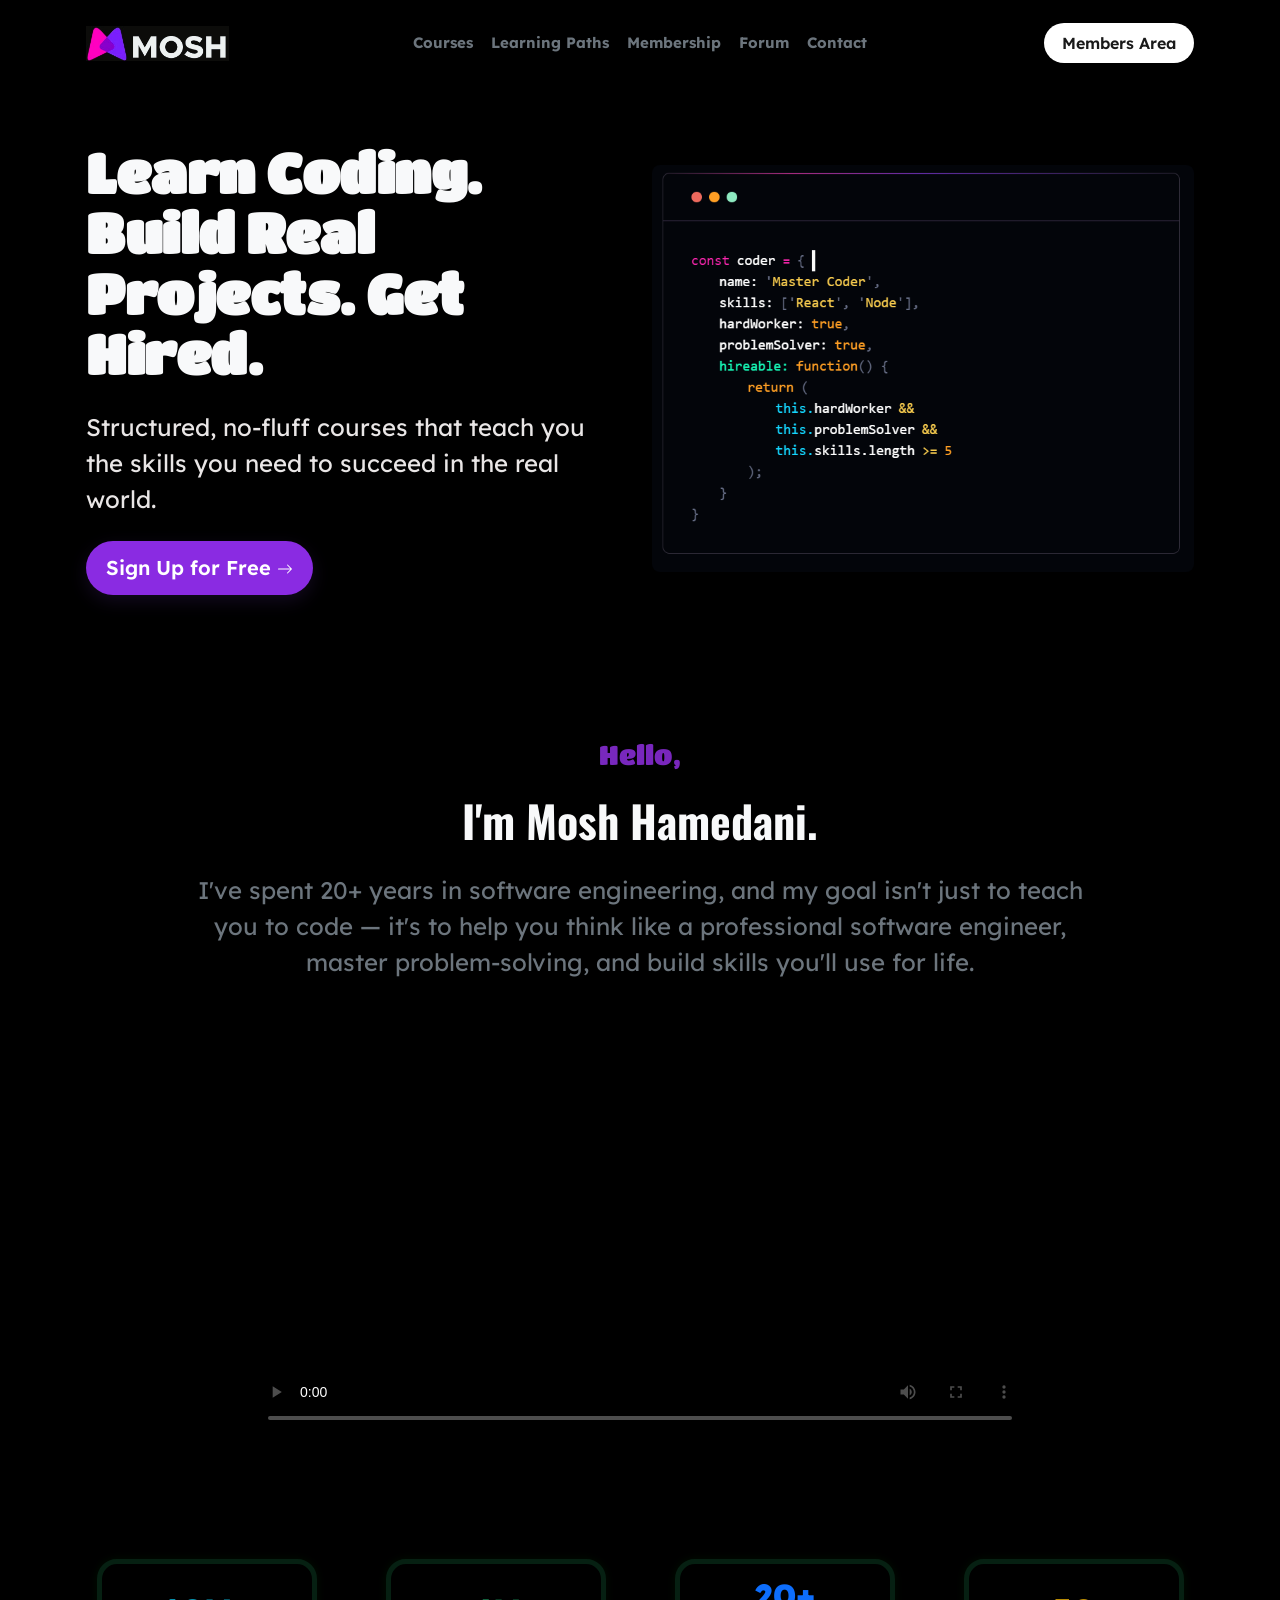
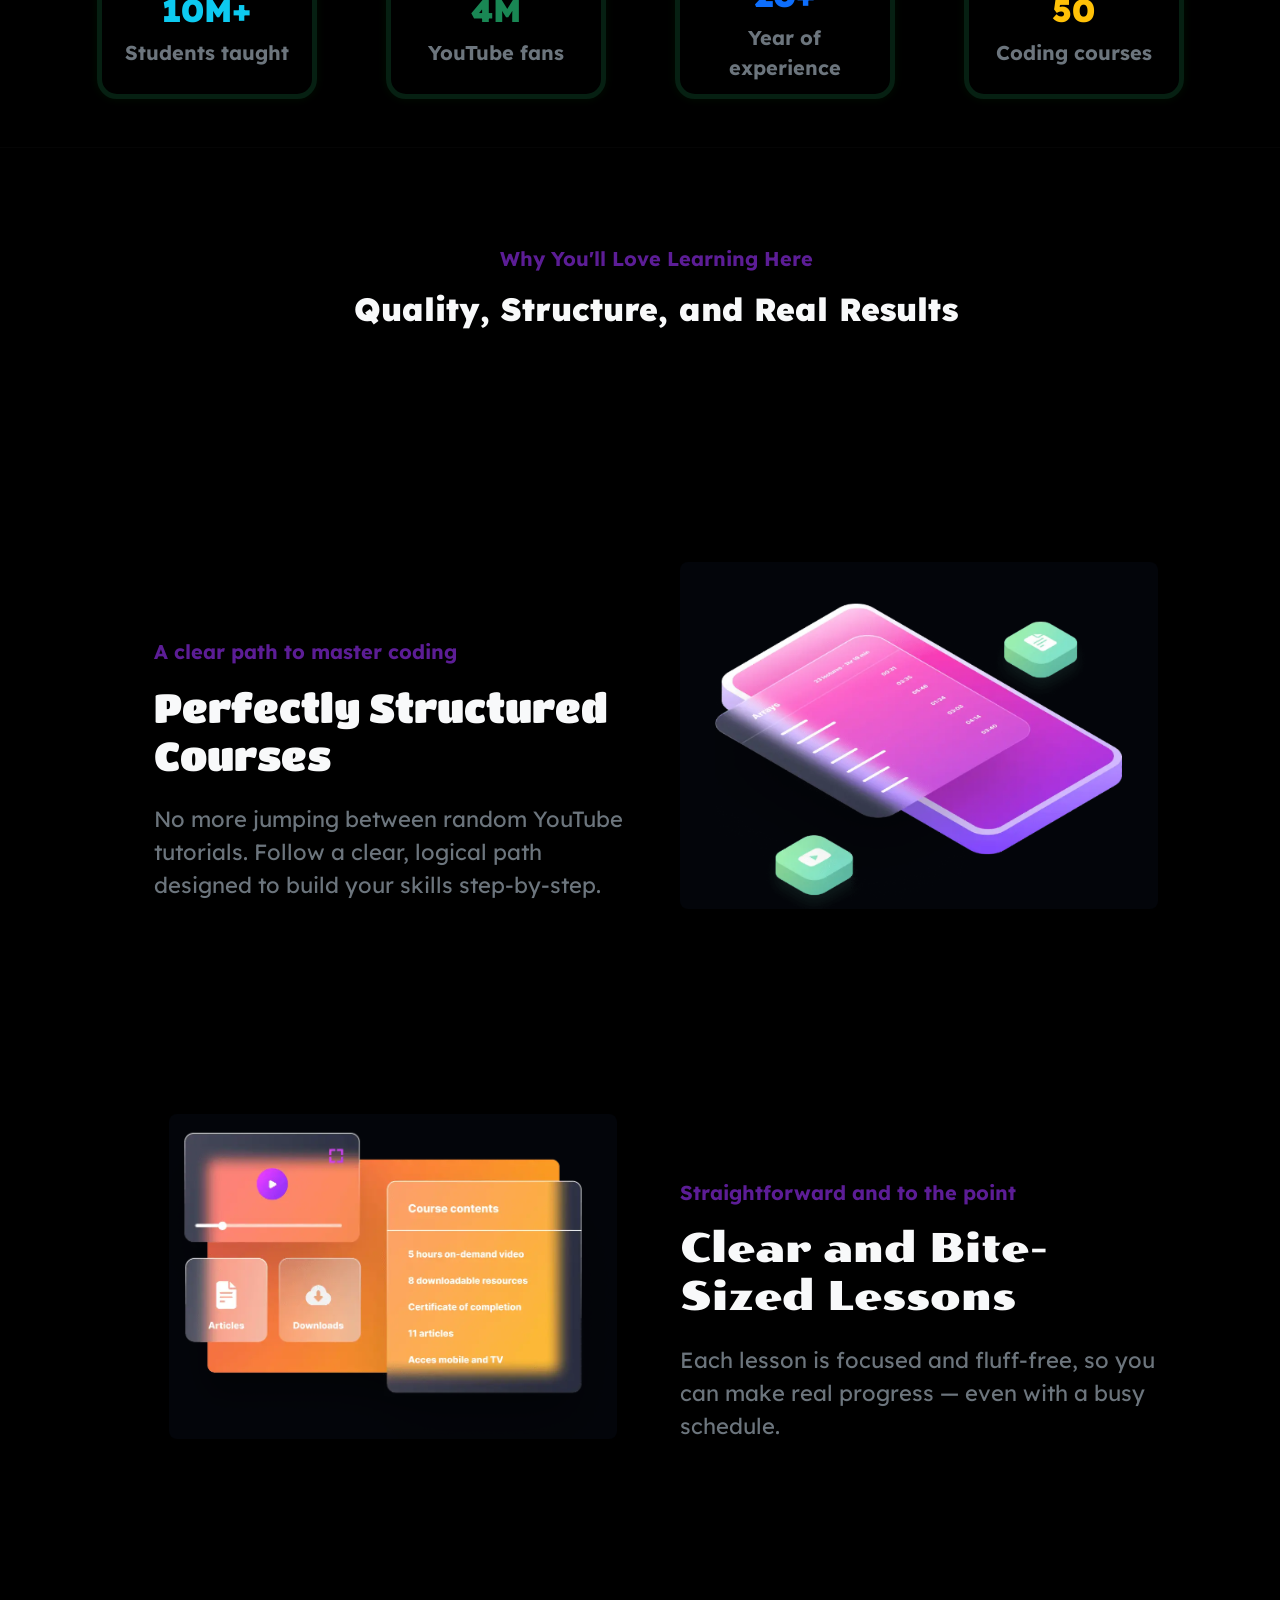
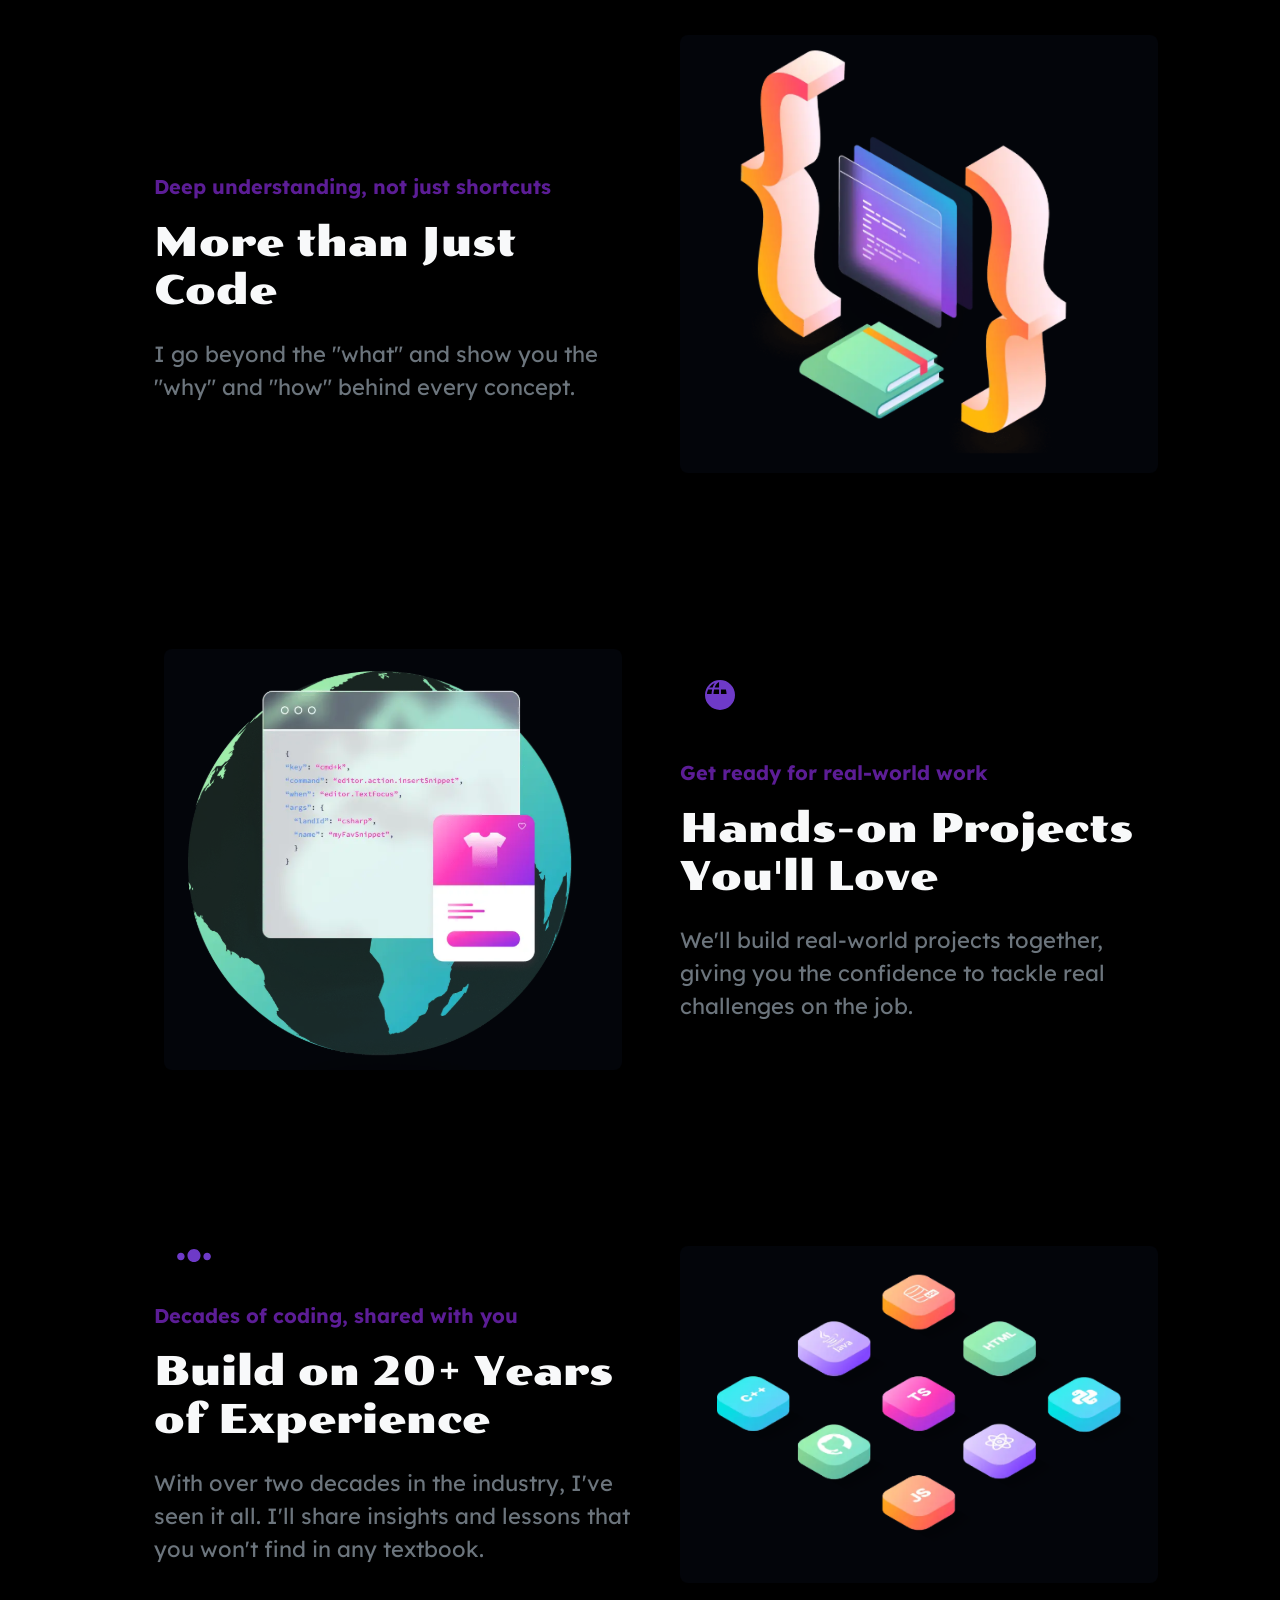
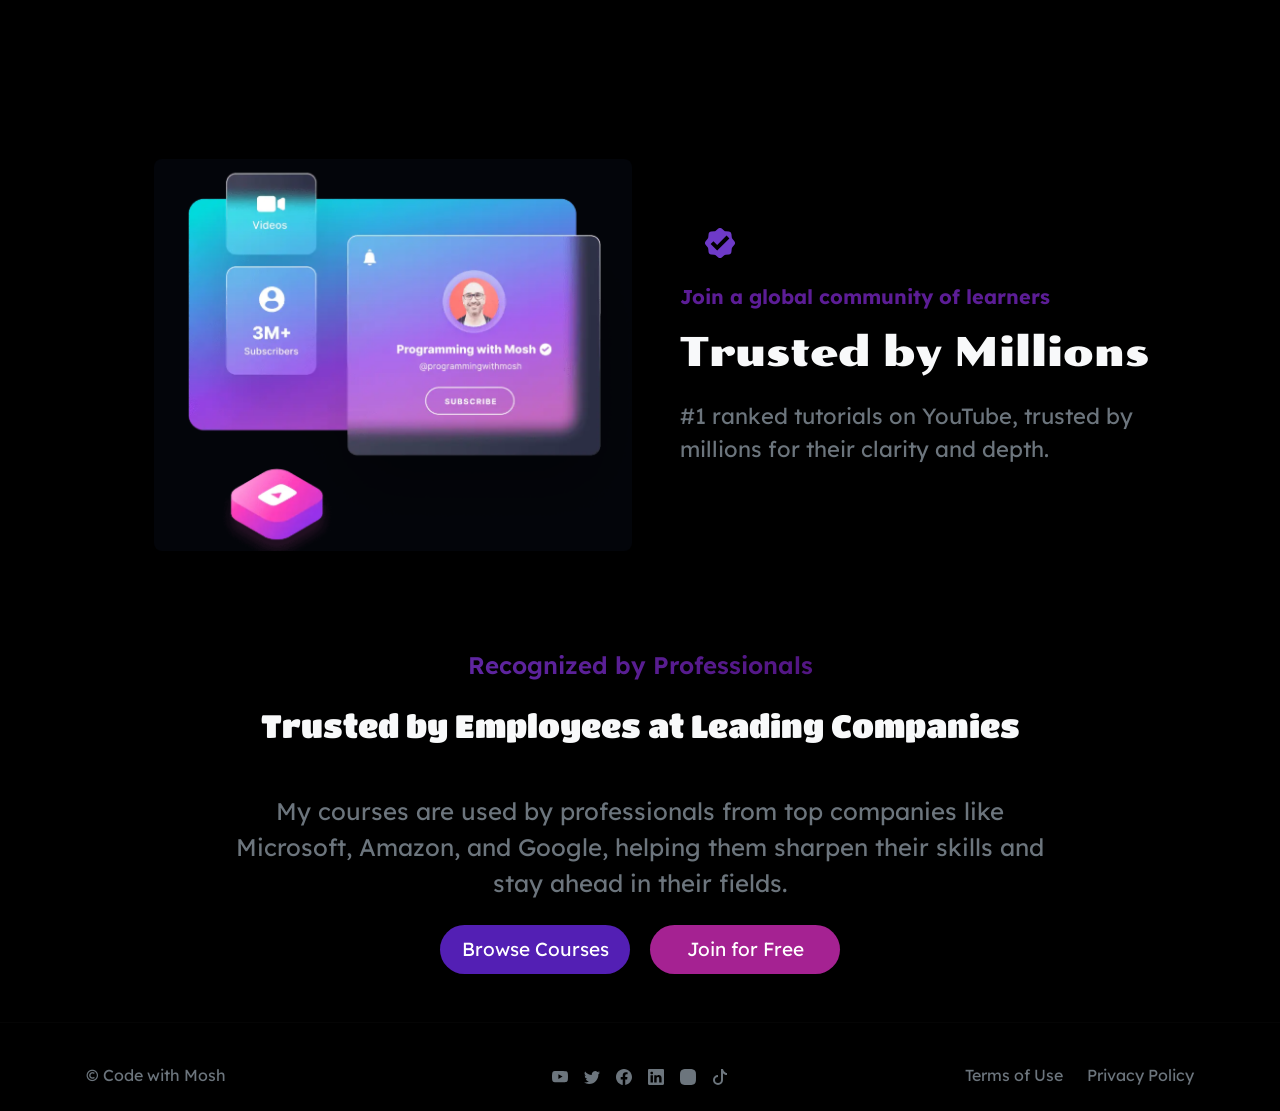
<file: index.html>
<!DOCTYPE html>
<html lang="en">
<head>
    <meta charset="utf-8" />
    <meta name="viewport" content="width=device-width, initial-scale=1" />
    <title>Code with Mosh - Clone</title>

    <link href="https://cdn.jsdelivr.net/npm/bootstrap@5.3.3/dist/css/bootstrap.min.css" rel="stylesheet" />

    <link href="https://fonts.googleapis.com/css2?family=Titan+One&family=Oswald:wght@300;400;600;700&display=swap" rel="stylesheet">
    <link rel="preconnect" href="https://fonts.googleapis.com">
    <link rel="preconnect" href="https://fonts.gstatic.com" crossorigin>
    <link href="https://fonts.googleapis.com/css2?family=Lexend:wght@100..900&display=swap" rel="stylesheet">
    <link rel="preconnect" href="https://fonts.googleapis.com">
    <link rel="preconnect" href="https://fonts.gstatic.com" crossorigin>
    <link href="https://fonts.googleapis.com/css2?family=Poller+One&display=swap" rel="stylesheet">

    <link rel="stylesheet" href="https://cdnjs.cloudflare.com/ajax/libs/animate.css/4.1.1/animate.min.css"/>

    <link rel="stylesheet" href="style.css" />
</head>
<body>
    <div class="site-wrapper">

        <header class="container pt-3">
            <div class="d-flex justify-content-between align-items-center">
                <div id="logo_div">
                    <a href="#"><img src="img/mosh_logo.jpg" alt="Code learning platform logo" height="35"></a>
                </div>

                <div class="d-none d-lg-flex align-items-center ms-auto">
                    <nav id="nav_box" aria-label="Main navigation">
                        <ul class="nav mb-0">
                            <li class="nav-item"><a class="nav-link text-secondary" href="#">Courses</a></li>
                            <li class="nav-item"><a class="nav-link text-secondary" href="#">Learning Paths</a></li>
                            <li class="nav-item"><a class="nav-link text-secondary" href="#">Membership</a></li>
                            <li class="nav-item"><a class="nav-link text-secondary" href="#">Forum</a></li>
                            <li class="nav-item"><a class="nav-link text-secondary" href="#">Contact</a></li>
                        </ul>
                    </nav>

                    <div class="members-col">
                        <button type="button" class="btn members-btn rounded-pill">Members Area</button>
                    </div>
                </div>

                <button class="navbar-toggler d-lg-none" type="button" data-bs-toggle="offcanvas" data-bs-target="#offcanvasNavbar" aria-controls="offcanvasNavbar" aria-label="Toggle navigation">
                    <span class="navbar-toggler-icon"></span>
                </button>
            </div>
        </header>

        <div class="offcanvas offcanvas-start" tabindex="-1" id="offcanvasNavbar" aria-labelledby="offcanvasNavbarLabel">
            <div class="offcanvas-header">
                <h5 class="offcanvas-title text-light" id="offcanvasNavbarLabel">Navigation</h5>
                <button type="button" class="btn-close btn-close-white" data-bs-dismiss="offcanvas" aria-label="Close"></button>
            </div>
            <div class="offcanvas-body">
                <ul class="navbar-nav justify-content-end flex-grow-1 pe-3">
                    <li class="nav-item"><a class="nav-link" href="#">Courses</a></li>
                    <li class="nav-item"><a class="nav-link" href="#">Learning Paths</a></li>
                    <li class="nav-item"><a class="nav-link" href="#">Membership</a></li>
                    <li class="nav-item"><a class="nav-link" href="#">Forum</a></li>
                    <li class="nav-item"><a class="nav-link" href="#">Contact</a></li>
                    <li class="nav-item mt-3">
                        <button type="button" class="btn members-btn rounded-pill w-100">Members Area</button>
                    </li>
                </ul>
            </div>
        </div>
        <main>
            <section class="container mt-5 pt-4 hero-row">
                <div class="row align-items-center">
                    <div class="col-lg-6 mb-4 mb-lg-0">
                        <h2 class="sec1-text text-light animate__animated animate__fadeInLeft">Learn Coding.<br>Build Real<br>Projects. Get<br>Hired.</h2>
                        <p class="mt-4 para1 ">Structured, no-fluff courses that teach you the skills you need to succeed in the real world.</p>

                        <div class="mt-4 d-flex gap-3">
                            <button type="button" id="btn_1" class="btn btn-primary rounded-pill btn-signup">Sign Up for Free
                                <svg xmlns="http://www.w3.org/2000/svg" width="16" height="16" fill="currentColor" class="bi bi-arrow-right" viewBox="0 0 16 16" aria-hidden="true">
                                    <path fill-rule="evenodd" d="M1 8a.5.5 0 0 1 .5-.5h11.793l-3.147-3.146a.5.5 0 0 1 .708-.708l4 4a.5.5 0 0 1 0 .708l-4 4a.5.5 0 0 1-.708-.708L13.293 8.5H1.5A.5.5 0 0 1 1 8"/>
                                </svg>
                            </button>
                        </div>
                    </div>

                    <div class="col-lg-6 text-center">
                        <img src="img/code_ss.png" class="screenshot img-fluid" alt="Code screenshot">
                    </div>
                </div>
            </section>

            <section class="container my-5">
                <div class="row">
                    <div class="col">
                        <h4 class="text-center mt-5 pt-5">Hello,</h4>
                        <h1 class="text-light text-center mt-4">I'm Mosh Hamedani.</h1>
                        <p class="text-secondary text-center fs-3 mt-4 para2">
                            I've spent 20+ years in software engineering, and my goal isn't just to
                            teach you to code — it's to help you think like a professional software
                            engineer, master problem-solving, and build skills you'll use for life.
                        </p>

                        <div class="row mt-5 pt-4">
                            <div class="col d-flex justify-content-center">
                                <video class="promo-video" controls poster="https://res.cloudinary.com/codewithmosh/image/upload/f_auto,q_auto/v1/promo-videos/mosh-intro-poster">
                                    <source src="https://cdn.codewithmosh.com/video/upload/v1735930863/promo-videos/mosh-intro.mp4" type="video/mp4">
                                    Your browser does not support the video tag.
                                </video>
                            </div>
                        </div>

                      <div class="row mt-5 pt-4 justify-content-center stats-row g-4">

                        <div class="col-6 col-md-3 text-center">
                            <div class="glow-box mx-auto">
                                <h2 class="fs-2 mt-4 text-info">10M+</h2>
                                <p class="fs-5 mb-4 text-secondary fw-bold">Students taught</p>
                            </div>
                        </div>

                        <div class="col-6 col-md-3 text-center">
                            <div class="glow-box mx-auto">
                                <h2 class="fs-2 mt-4 text-success">4M</h2>
                                <p class="fs-5 mb-4 text-secondary fw-bold">YouTube fans</p>
                            </div>
                        </div>

                        <div class="col-6 col-md-3 text-center">
                            <div class="glow-box mx-auto">
                                <h2 class="fs-2 mt-4 text-primary">20+</h2>
                                <p class="fs-6 mb-4 text-secondary fw-bold">Year of experience</p>
                            </div>
                        </div>

                        <div class="col-6 col-md-3 text-center">
                            <div class="glow-box mx-auto">
                                <h2 class="fs-2 mt-4 text-warning">50</h2>
                                <p class="fs-6 mb-4 text-secondary fw-bold">Coding courses</p>
                            </div>
                        </div>

                    </div>
                    </div>
                </div>
            </section>

            <hr>

            <section class="container ps-5">
                <div class="content row mt-5 justify-content-evenly">
                    <div class="col-12 text-center">
                        <p class="text-center mt-5 fs-4 para-card">Why You'll Love Learning Here</p>
                        <h2 class="text-center text-light mb-5 ">Quality, Structure, and Real Results</h2>
                    </div>

                    <div class="row mt-5 pt-5 align-items-center gx-5">
                        <div class="col-md-6">
                            <svg class="icon-lg" viewBox="0 0 16 16" xmlns="http://www.w3.org/2000/svg" aria-hidden="true">
                                <path
                                    d="M2.5 3.5a.5.5 0 0 1 0-1h11a.5.5 0 0 1 0 1h-11zm2-2a.5.5 0 0 1 0-1h7a.5.5 0 0 1 0 1h-7zM0 13a1.5 1.5 0 0 0 1.5 1.5h13A1.5 1.5 0 0 0 16 13V6a1.5 1.5 0 0 0-1.5-1.5h-13A1.5 1.5 0 0 0 0 6v7zm6.258-6.437a.5.5 0 0 1 .507.013l4 2.5a.5.5 0 0 1 0 .848l-4 2.5A.5.5 0 0 1 6 12V7a.5.5 0 0 1 .258-.437z" />
                            </svg>
                            <p class="mt-4 fs-5 para-card">A clear path to master coding</p>
                            <h3 class="text-light mt-3 fs-1">Perfectly Structured Courses</h3>
                            <p class="fs-4 mt-4 text-secondary">
                                No more jumping between random YouTube tutorials. Follow a clear, logical path designed to build your skills step-by-step.
                            </p>
                        </div>

                        <div class="col-md-6 text-center">
                            <img src="img/img_1.png" alt="structured courses" class="img-fluid feature-img">
                        </div>
                    </div>

                    <div class="row mt-5 pt-5 align-items-center gx-5">
                        <div class="col-md-6 text-center">
                            <img src="img/img_2.png" alt="bite-sized lessons" class="img-fluid feature-img">
                        </div>

                        <div class="col-md-6">
                            <svg class="icon-lg" viewBox="0 0 1024 1024" xmlns="http://www.w3.org/2000/svg" aria-hidden="true">
                                <path
                                    d="M512 64C264.6 64 64 264.6 64 512s200.6 448 448 448 448-200.6 448-448S759.4 64 512 64zm176.5 585.7l-28.6 39a7.99 7.99 0 0 1-11.2 1.7L483.3 569.8a7.92 7.92 0 0 1-3.3-6.5V288c0-4.4 3.6-8 8-8h48.1c4.4 0 8 3.6 8 8v247.5l142.6 103.1c3.6 2.5 4.4 7.5 1.8 11.1z" />
                            </svg>
                            <p class="mt-4 fs-5 para-card">Straightforward and to the point</p>
                            <h5 class="text-light mt-3 fs-1">Clear and Bite-Sized Lessons</h5>
                            <p class="fs-4 mt-4 text-secondary">
                                Each lesson is focused and fluff-free, so you can make real progress — even with a busy schedule.
                            </p>
                        </div>
                    </div>

                    <div class="row mt-5 pt-5 align-items-center gx-5">
                        <div class="col-md-6">
                            <svg class="icon-lg" viewBox="0 0 512 512" xmlns="http://www.w3.org/2000/svg" aria-hidden="true">
                                <path
                                    d="M507.73 109.1c-2.24-9.03-13.54-12.09-20.12-5.51l-74.36 74.36-67.88-11.31-11.31-67.88 74.36-74.36c6.62-6.62 3.43-17.9-5.66-20.16-47.38-11.74-99.55.91-136.58 37.93-39.64 39.64-50.55 97.1-34.05 147.2L18.74 402.76c-24.99 24.99-24.99 65.51 0 90.5 24.99 24.99 65.51 24.99 90.5 0l213.21-213.21c50.12 16.71 107.47 5.68 147.37-34.22 37.07-37.07 49.7-89.32 37.91-136.73zM64 472c-13.25 0-24-10.75-24-24 0-13.26 10.75-24 24-24s24 10.74 24 24c0 13.25-10.75 24-24 24z" />
                            </svg>
                            <p class="mt-4 fs-5 para-card">Deep understanding, not just shortcuts</p>
                            <h5 class="text-light mt-3 fs-1">More than Just Code</h5>
                            <p class="fs-4 mt-4 text-secondary">
                                I go beyond the "what" and show you the "why" and "how" behind every concept.
                            </p>
                        </div>

                        <div class="col-md-6 text-center">
                            <img src="img/img_3.png" alt="understanding" class="img-fluid feature-img">
                        </div>
                    </div>

                    <div class="row mt-5 pt-5 align-items-center gx-5">
                        <div class="col-md-6 text-center">
                            <img src="img/img_4.png" alt="hands-on projects" class="img-fluid feature-img">
                        </div>

                        <div class="col-md-6">
                            <svg stroke="currentColor" style="color:rgb(110, 58, 200); width:80px; height:30px;" fill="currentColor"
                                stroke-width="0" viewBox="0 0 16 16" xmlns="http://www.w3.org/2000/svg">
                                <path
                                    d="M0 8a8 8 0 1 1 16 0A8 8 0 0 1 0 8zm7.5-6.923c-.67.204-1.335.82-1.887 1.855A7.97 7.97 0 0 0 5.145 4H7.5V1.077zM4.09 4a9.267 9.267 0 0 1 .64-1.539 6.7 6.7 0 0 1 .597-.933A7.025 7.025 0 0 0 2.255 4H4.09zm-.582 3.5c.03-.877.138-1.718.312-2.5H1.674a6.958 6.958 0 0 0-.656 2.5h2.49zM4.847 5a12.5 12.5 0 0 0-.338 2.5H7.5V5H4.847zM8.5 5v2.5h2.99a12.495 12.495 0 0 0-.337-2.5H8.5z" />
                            </svg>
                            <p class="mt-5 fs-5 para-card">Get ready for real-world work</p>
                            <h5 class="text-light mt-3 fs-1">Hands-on Projects You'll Love</h5>
                            <p class="fs-4 mt-4 text-secondary">
                                We'll build real-world projects together, giving you the confidence to tackle real challenges on the job.
                            </p>
                        </div>
                    </div>

                    <div class="row mt-5 pt-5 align-items-center gx-5">
                        <div class="col-md-6">
                            <svg stroke="currentColor" style="color:rgb(110, 58, 200); width:80px; height:30px;" fill="currentColor"
                                stroke-width="0" viewBox="0 0 640 512" xmlns="http://www.w3.org/2000/svg">
                                <path
                                    d="M96 224c35.3 0 64-28.7 64-64s-28.7-64-64-64-64 28.7-64 64 28.7 64 64 64zm448 0c35.3 0 64-28.7 64-64s-28.7-64-64-64-64 28.7-64 64 28.7 64 64 64zM320 32c61.9 0 112 50.1 112 112s-50.1 112-112 112-112-50.1-112-112S258.1 32 320 32z" />
                            </svg>
                            <p class="mt-4 fs-5 para-card">Decades of coding, shared with you</p>
                            <h5 class="text-light mt-3 fs-1">Build on 20+ Years of Experience</h5>
                            <p class="fs-4 mt-4 text-secondary">
                                With over two decades in the industry, I've seen it all. I'll share insights and lessons that you won't find in any textbook.
                            </p>
                        </div>

                        <div class="col-md-6 text-center">
                            <img src="img/img_5.png" alt="experience" class="img-fluid feature-img">
                        </div>
                    </div>

                    <div class="row mt-5 pt-5 align-items-center gx-5">
                        <div class="col-md-6 text-center">
                            <img src="img/img_6.png" alt="trusted" class="img-fluid feature-img">
                        </div>

                        <div class="col-md-6">
                            <svg stroke="currentColor" fill="currentColor" style="color:rgb(110, 58, 200); width:80px; height:30px;"
                                stroke-width="0" viewBox="0 0 16 16" xmlns="http://www.w3.org/2000/svg">
                                <path fill-rule="evenodd"
                                    d="M15.67 7.066l-1.08-1.34a1.5 1.5 0 0 1-.309-.77l-.19-1.698a1.51 1.51 0 0 0-1.329-1.33l-1.699-.19c-.3-.03-.56-.159-.78-.329L8.945.33a1.504 1.504 0 0 0-1.878 0l-1.34 1.08a1.5 1.5 0 0 1-.77.31l-1.698.19c-.7.08-1.25.63-1.33 1.329l-.19 1.699c-.03.3-.159.56-.329.78L.33 7.055a1.504 1.504 0 0 0 0 1.878l1.08 1.34c.17.22.28.48.31.77l.19 1.698c.08.7.63 1.25 1.329 1.33l1.699.19c.3.03.56.159.78.329l1.339 1.08c.55.439 1.329.439 1.878 0l1.34-1.08c.22-.17.48-.28.77-.31l1.698-.19c.7-.08 1.25-.63 1.33-1.329l.19-1.699c.03-.3.159-.56.329-.78l1.08-1.339a1.504 1.504 0 0 0 0-1.878zM6.5 12.01L3 8.51l1.5-1.5 2 2 5-5L13 5.56l-6.5 6.45z" />
                            </svg>
                            <p class="mt-4 fs-5 para-card">Join a global community of learners</p>
                            <h5 class="text-light mt-3 fs-1">Trusted by Millions</h5>
                            <p class="fs-4 mt-4 text-secondary">
                                #1 ranked tutorials on YouTube, trusted by millions for their clarity and depth.
                            </p>
                        </div>
                    </div>
                </div>
            </section>

            

            <section class="container my-5">
                <div class="row">
                    <div class="col text-center">
                        <p class="text mt-5 fs-4 prof_text">Recognized by Professionals</p>
                        <h3 class="text-light mt-4 fs-2">Trusted by Employees at Leading Companies</h3>
                        <p class="fs-4 mt-5 text-secondary company-para">
                            My courses are used by professionals from top companies like
                            Microsoft, Amazon, and Google, helping them sharpen their skills
                            and stay ahead in their fields.
                        </p>

                        <div class="mt-4">
                            <button type="button" class="btn btn-lg rounded-pill btn_2">Browse Courses</button>
                            <button type="button" class="btn btn-lg rounded-pill btn_3 ms-3">Join for Free</button>
                        </div>
                    </div>
                </div>
            </section>

            <hr class="mt-5">

            <footer class="container py-4">
                <div class="row align-items-center text-center text-md-start">
                    
                    <div class="col-md-4 mb-3 mb-md-0">
                        <a href="#" class="text-secondary text-decoration-none">&copy; Code with Mosh</a>
                    </div>

                    <div class="col-md-4 d-flex justify-content-center align-items-center gap-3 mb-3 mb-md-0">
                        <a href="#" aria-label="YouTube" class="text-secondary">
                            <svg xmlns="http://www.w3.org/2000/svg" width="16" height="16" fill="currentColor" class="bi bi-youtube" viewBox="0 0 16 16">
                                <path d="M8.051 1.999h.089c.822.003 4.987.033 6.11.335a2.01 2.01 0 0 1 1.415 1.42c.101.38.172.883.22 1.402l.01.104.022.26.008.104c.065.914.073 1.77.074 1.957v.075c-.001.194-.01 1.108-.082 2.06l-.008.105-.009.104c-.05.572-.124 1.14-.235 1.558a2.01 2.01 0 0 1-1.415 1.42c-1.16.312-5.569.334-6.18.335h-.142c-.309 0-1.587-.006-2.927-.052l-.17-.006-.087-.004-.171-.007-.171-.007c-1.11-.049-2.167-.128-2.654-.26a2.01 2.01 0 0 1-1.415-1.419c-.111-.417-.185-.986-.235-1.558L.09 9.82l-.008-.104A31 31 0 0 1 0 7.68v-.123c.002-.215.01-.958.064-1.778l.007-.103.003-.052.008-.104.022-.26.01-.104c.048-.519.119-1.023.22-1.402a2.01 2.01 0 0 1 1.415-1.42c.487-.13 1.544-.21 2.654-.26l.17-.007.172-.006.086-.003.171-.007A100 100 0 0 1 7.858 2zM6.4 5.209v4.818l4.157-2.408z"/>
                            </svg>
                        </a>

                        <a href="#" aria-label="Twitter" class="text-secondary">
                            <svg xmlns="http://www.w3.org/2000/svg" width="16" height="16" fill="currentColor" class="bi bi-twitter" viewBox="0 0 16 16">
                                <path d="M5.026 15c6.038 0 9.341-5.003 9.341-9.334q.002-.211-.006-.422A6.7 6.7 0 0 0 16 3.542a6.7 6.7 0 0 1-1.889.518 3.3 3.3 0 0 0 1.447-1.817 6.5 6.5 0 0 1-2.087.793A3.286 3.286 0 0 0 7.875 6.03a9.32 9.32 0 0 1-6.767-3.429 3.29 3.29 0 0 0 1.018 4.382A3.3 3.3 0 0 1 .64 6.575v.045a3.29 3.29 0 0 0 2.632 3.218 3.2 3.2 0 0 1-.865.115 3 3 0 0 1-.614-.057 3.28 3.28 0 0 0 3.067 2.277A6.6 6.6 0 0 1 .78 13.58a6 6 0 0 1-.78-.045A9.34 9.34 0 0 0 5.026 15"/>
                            </svg>
                        </a>

                        <a href="#" aria-label="Facebook" class="text-secondary">
                            <svg xmlns="http://www.w3.org/2000/svg" width="16" height="16" fill="currentColor" class="bi bi-facebook" viewBox="0 0 16 16">
                                <path d="M16 8.049c0-4.446-3.582-8.05-8-8.05C3.58 0-.002 3.603-.002 8.05c0 4.017 2.926 7.347 6.75 7.951v-5.625h-2.03V8.05H6.75V6.275c0-2.017 1.195-3.131 3.022-3.131.876 0 1.791.157 1.791.157v1.98h-1.009c-.993 0-1.303.621-1.303 1.258v1.51h2.218l-.354 2.326H9.25V16c3.824-.604 6.75-3.934 6.75-7.951"/>
                            </svg>
                        </a>

                        <a href="#" aria-label="LinkedIn" class="text-secondary">
                            <svg xmlns="http://www.w3.org/2000/svg" width="16" height="16" fill="currentColor" class="bi bi-linkedin" viewBox="0 0 16 16">
                                <path d="M0 1.146C0 .513.526 0 1.175 0h13.65C15.474 0 16 .513 16 1.146v13.708c0 .633-.526 1.146-1.175 1.146H1.175C.526 16 0 15.487 0 14.854zm4.943 12.248V6.169H2.542v7.225zm-1.2-8.212c.837 0 1.358-.554 1.358-1.248-.015-.709-.52-1.248-1.342-1.248S2.4 3.226 2.4 3.934c0 .694.521 1.248 1.327 1.248zm4.908 8.212V9.359c0-.216.016-.432.08-.586.173-.431.568-.878 1.232-.878.869 0 1.216.662 1.216 1.634v3.865h2.401V9.25c0-2.22-1.184-3.252-2.764-3.252-1.274 0-1.845.7-2.165 1.193v.025h-.016l.016-.025V6.169h-2.4c.03.678 0 7.225 0 7.225z"/>
                            </svg>
                        </a>

                        <a href="#" aria-label="Instagram" class="text-secondary">
                            <svg xmlns="http://www.w3.org/2000/svg" width="16" height="16" fill="currentColor" class="bi bi-instagram" viewBox="0 0 16 16">
                                <path d="M8 0C5.829 0 5.556.01 4.703.048 3.85.088 3.269.222 2.76.42a3.9 3.9 0 0 0-1.417.923A3.9 3.9 0 0 0 .42 2.76C.222 3.268.087 3.85.048 4.7.01 5.555 0 5.827 0 8.001c0 2.172.01 2.444.048 3.297.04.852.174 1.433.372 1.942.205.526.478.972.923 1.417.444.445.89.719 1.416.923.51.198 1.09.333 1.942.372C5.555 15.99 5.827 16 8 16s2.444-.01 3.298-.048c.851-.04 1.434-.174 1.943-.372a3.9 3.9 0 0 0 1.416-.923c.445-.445.718-.891.923-1.417.197-.509.332-1.09.372-1.942C15.99 10.445 16 10.173 16 8s-.01-2.445-.048-3.299c-.04-.851-.175-1.433-.372-1.941a3.9 3.9 0 0 0-.923-1.417A3.9 3.9 0 0 0 13.24.42c-.51-.198-1.092-.333-1.943-.372C10.443.01 10.172 0 7.998 0z"/>
                            </svg>
                        </a>

                        <a href="#" aria-label="TikTok" class="text-secondary">
                            <svg xmlns="http://www.w3.org/2000/svg" width="16" height="16" fill="currentColor" class="bi bi-tiktok" viewBox="0 0 16 16">
                                <path d="M9 0h1.98c.144.715.54 1.617 1.235 2.512C12.895 3.389 13.797 4 15 4v2c-1.753 0-3.07-.814-4-1.829V11a5 5 0 1 1-5-5v2a3 3 0 1 0 3 3z"/>
                            </svg>
                        </a>
                    </div>

                    <div class="col-md-4 d-flex justify-content-center justify-content-md-end gap-4 footer-links">
                        <a href="#" class="text-secondary text-decoration-none">Terms of Use</a>
                        <a href="#" class="text-secondary text-decoration-none">Privacy Policy</a>
                    </div>

                </div>
            </footer>


        </main>
    </div>

    <script src="https://cdn.jsdelivr.net/npm/bootstrap@5.3.3/dist/js/bootstrap.bundle.min.js"></script>
</body>
</html>
</file>
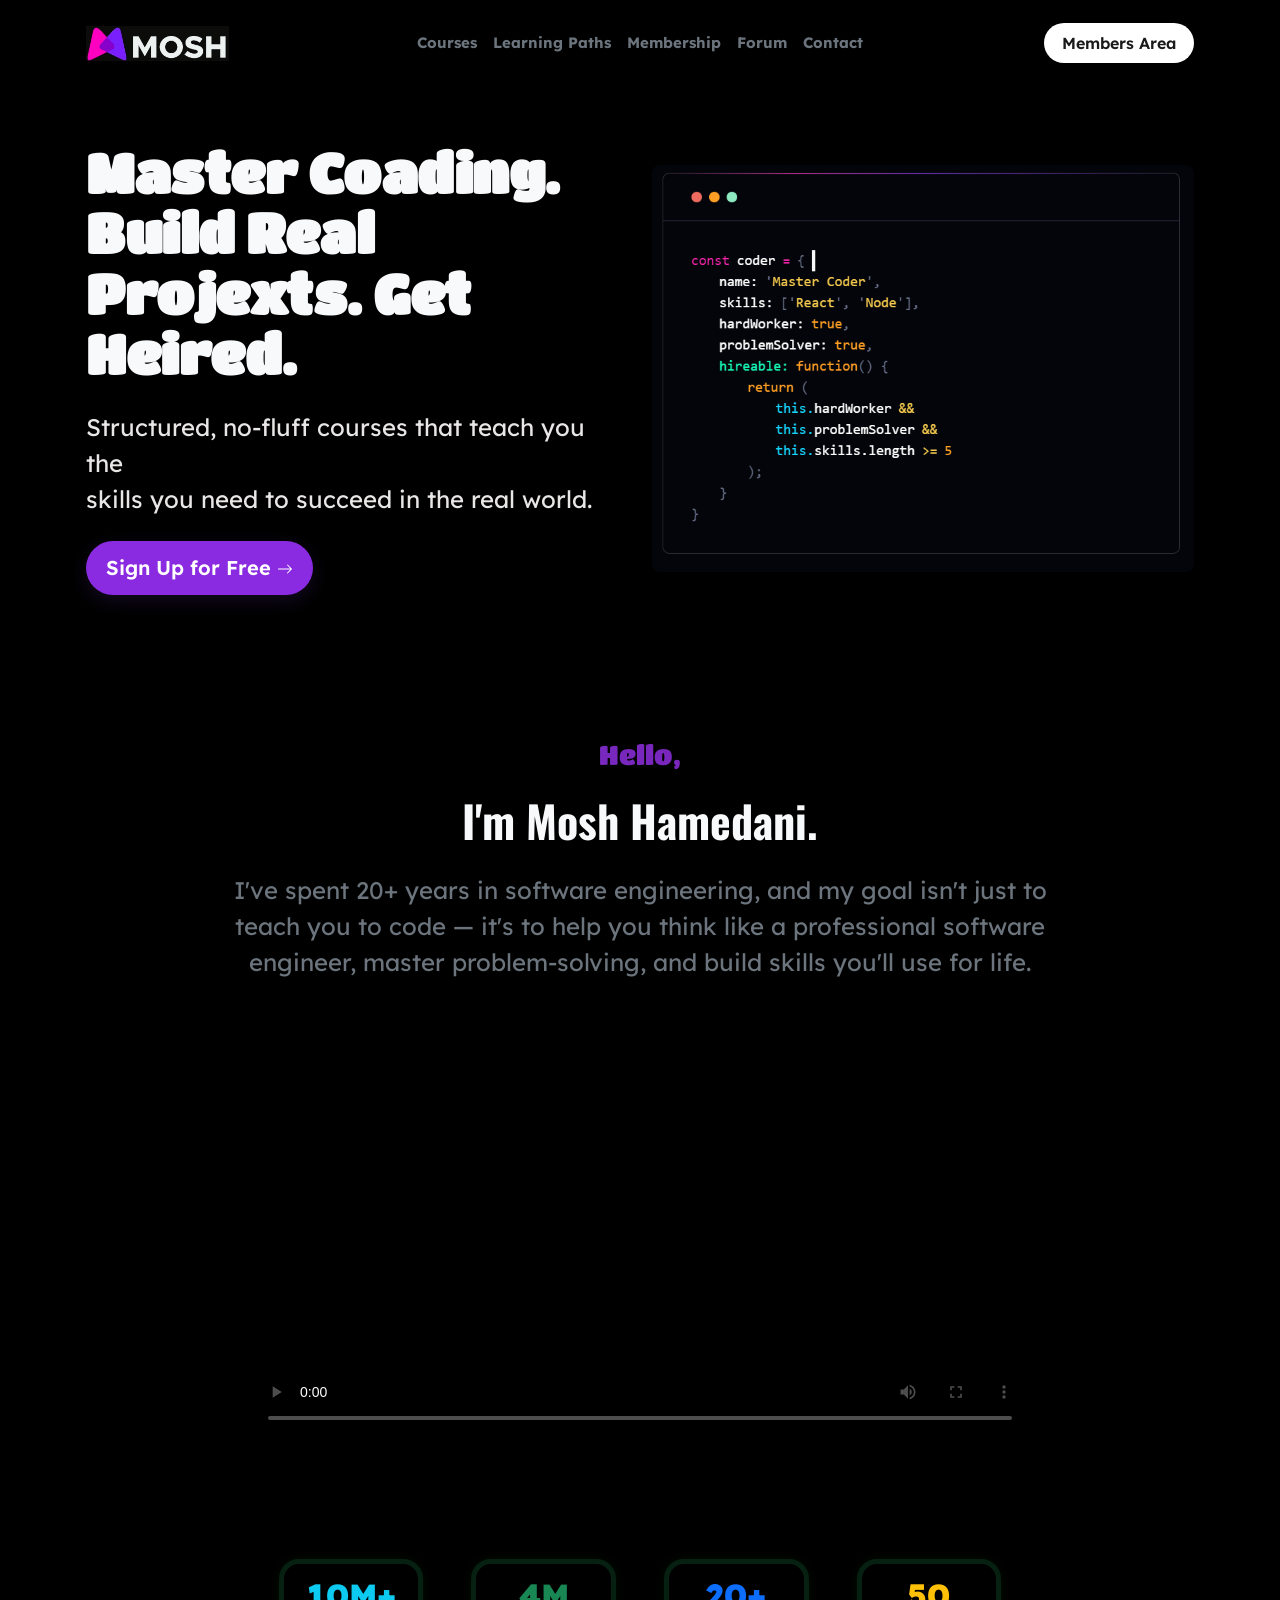
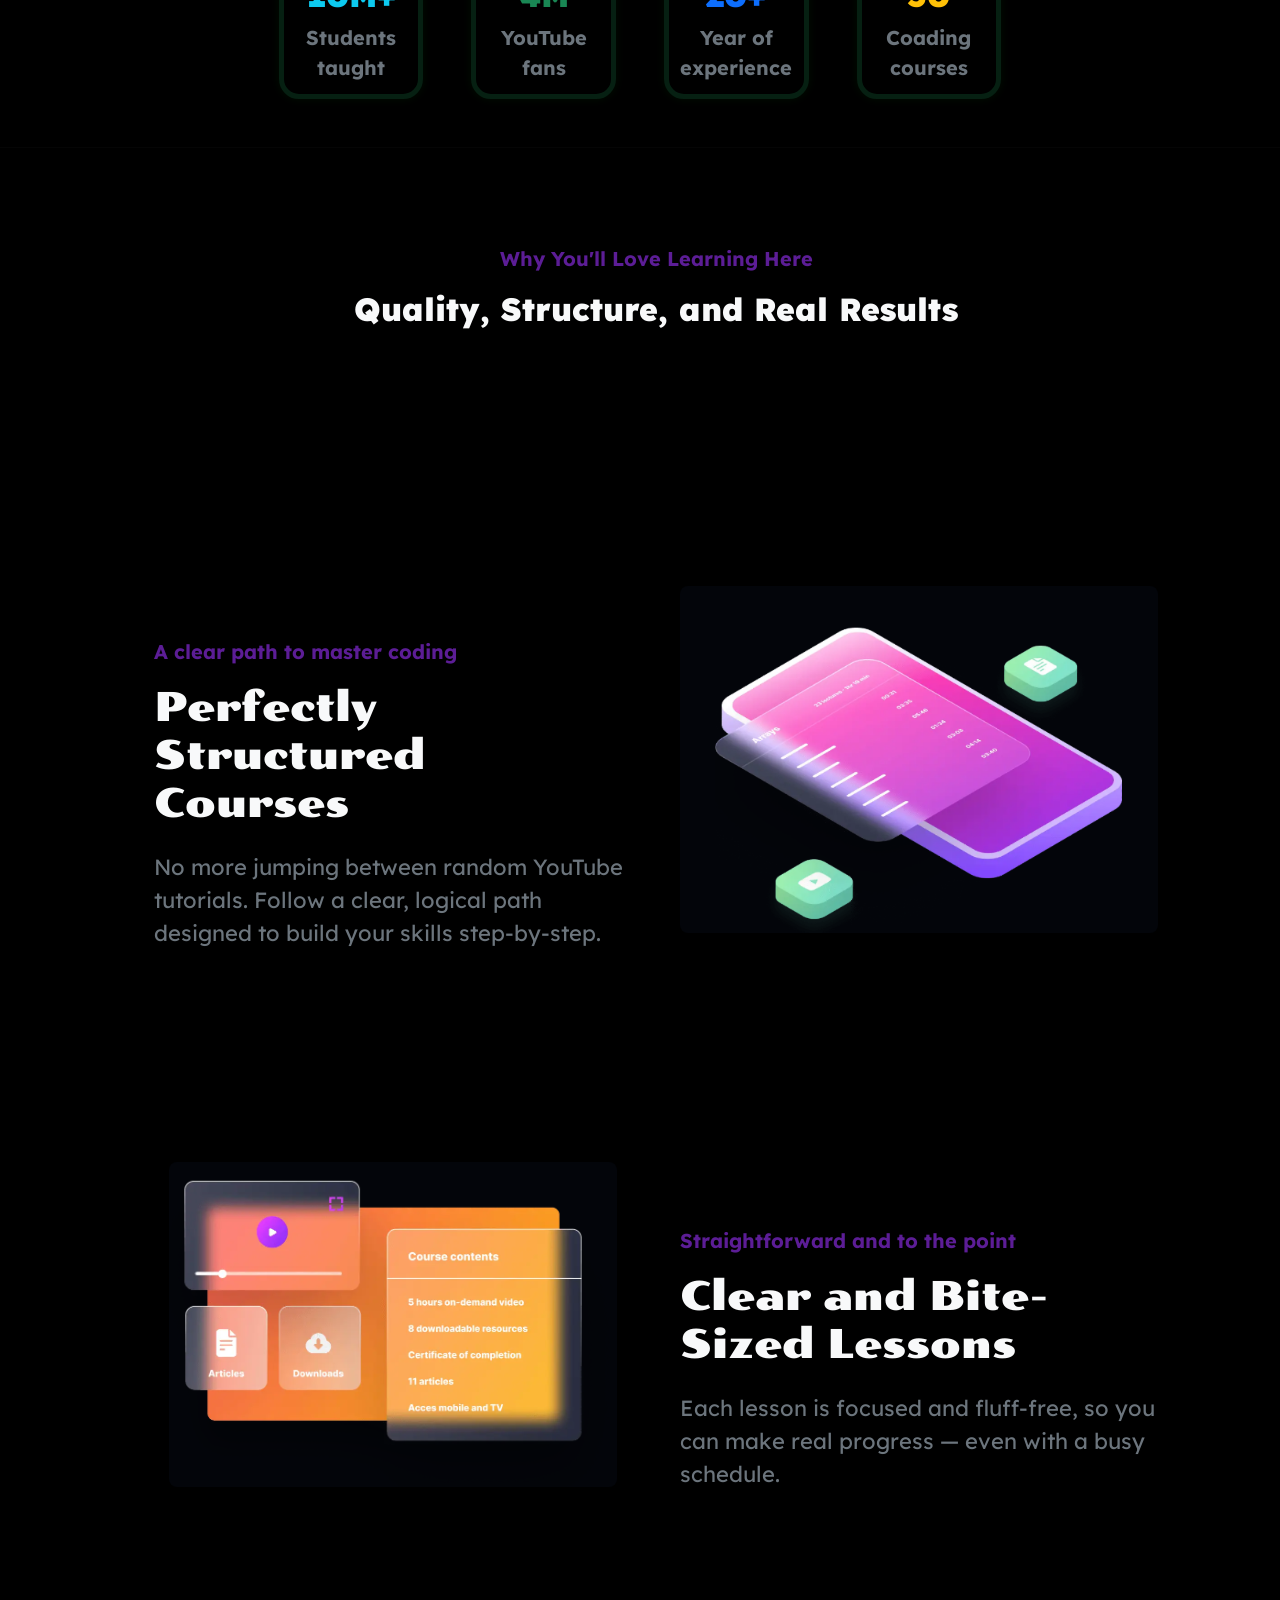
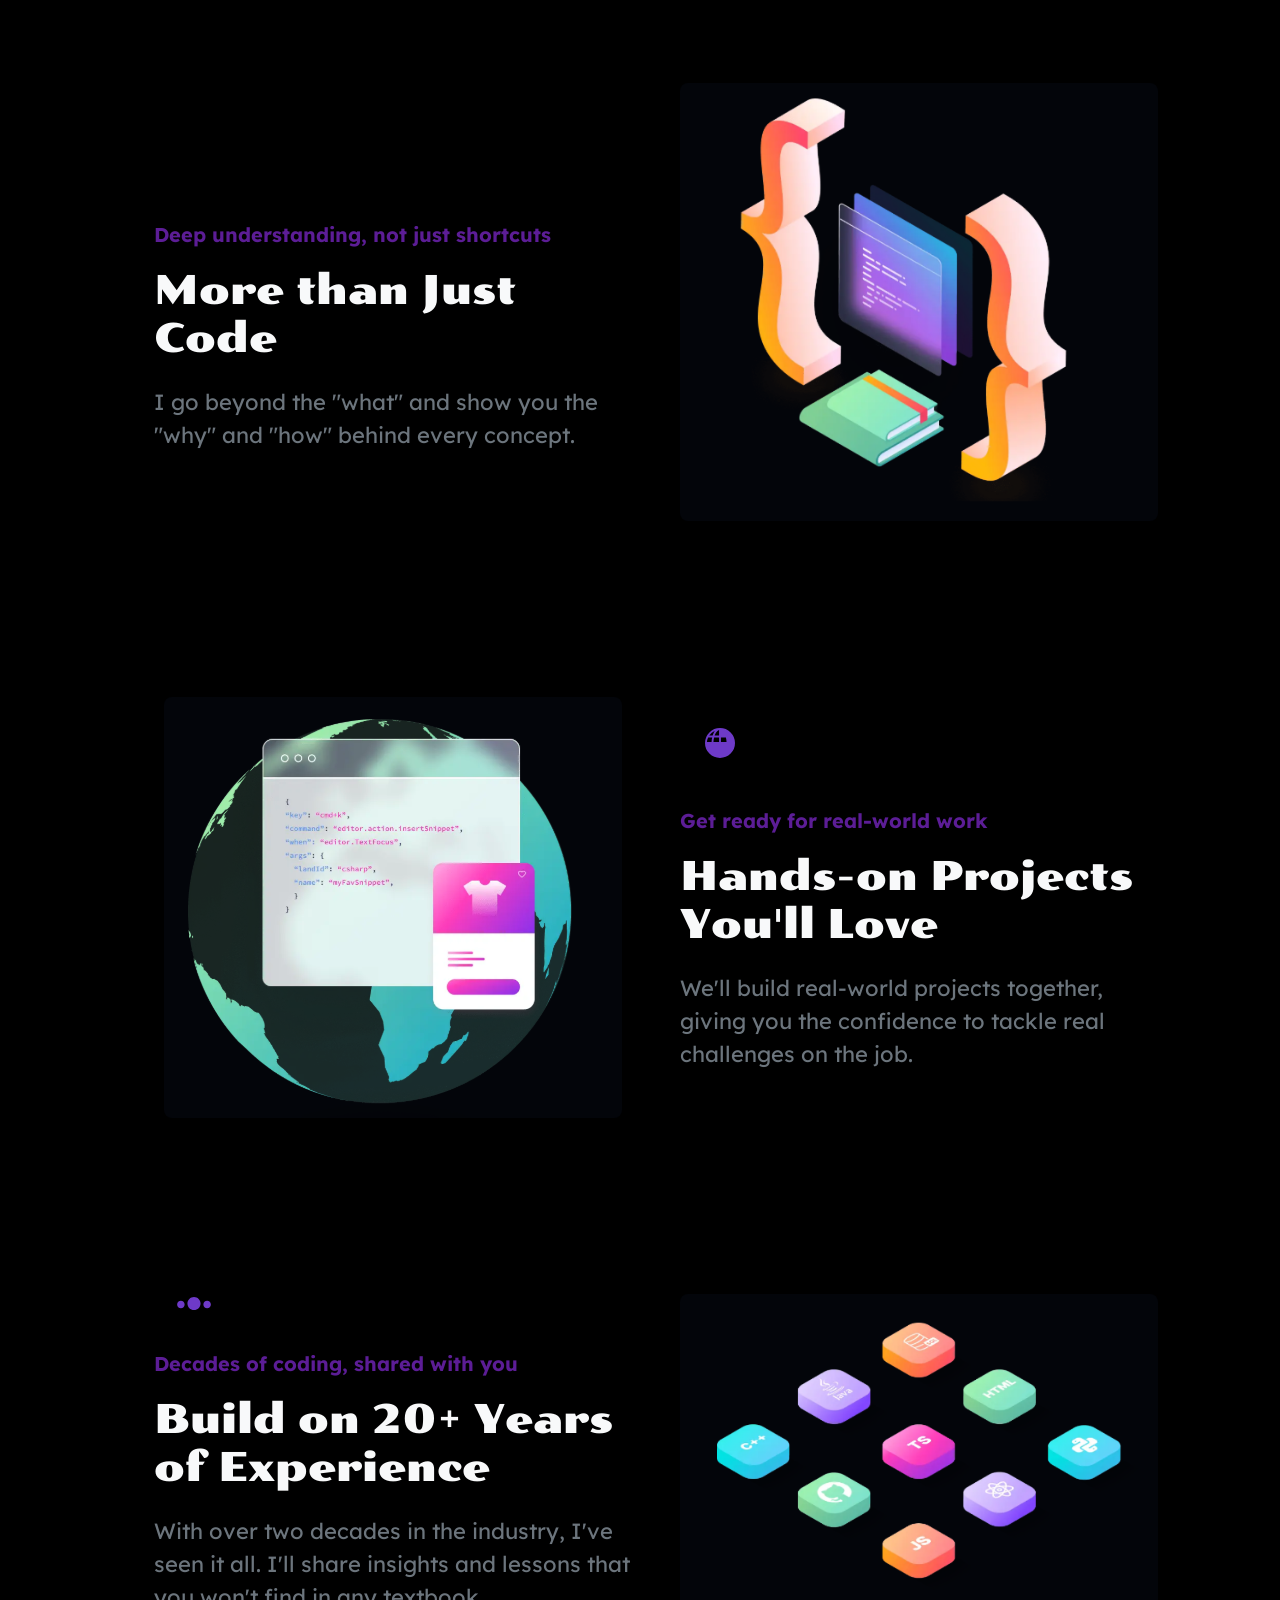
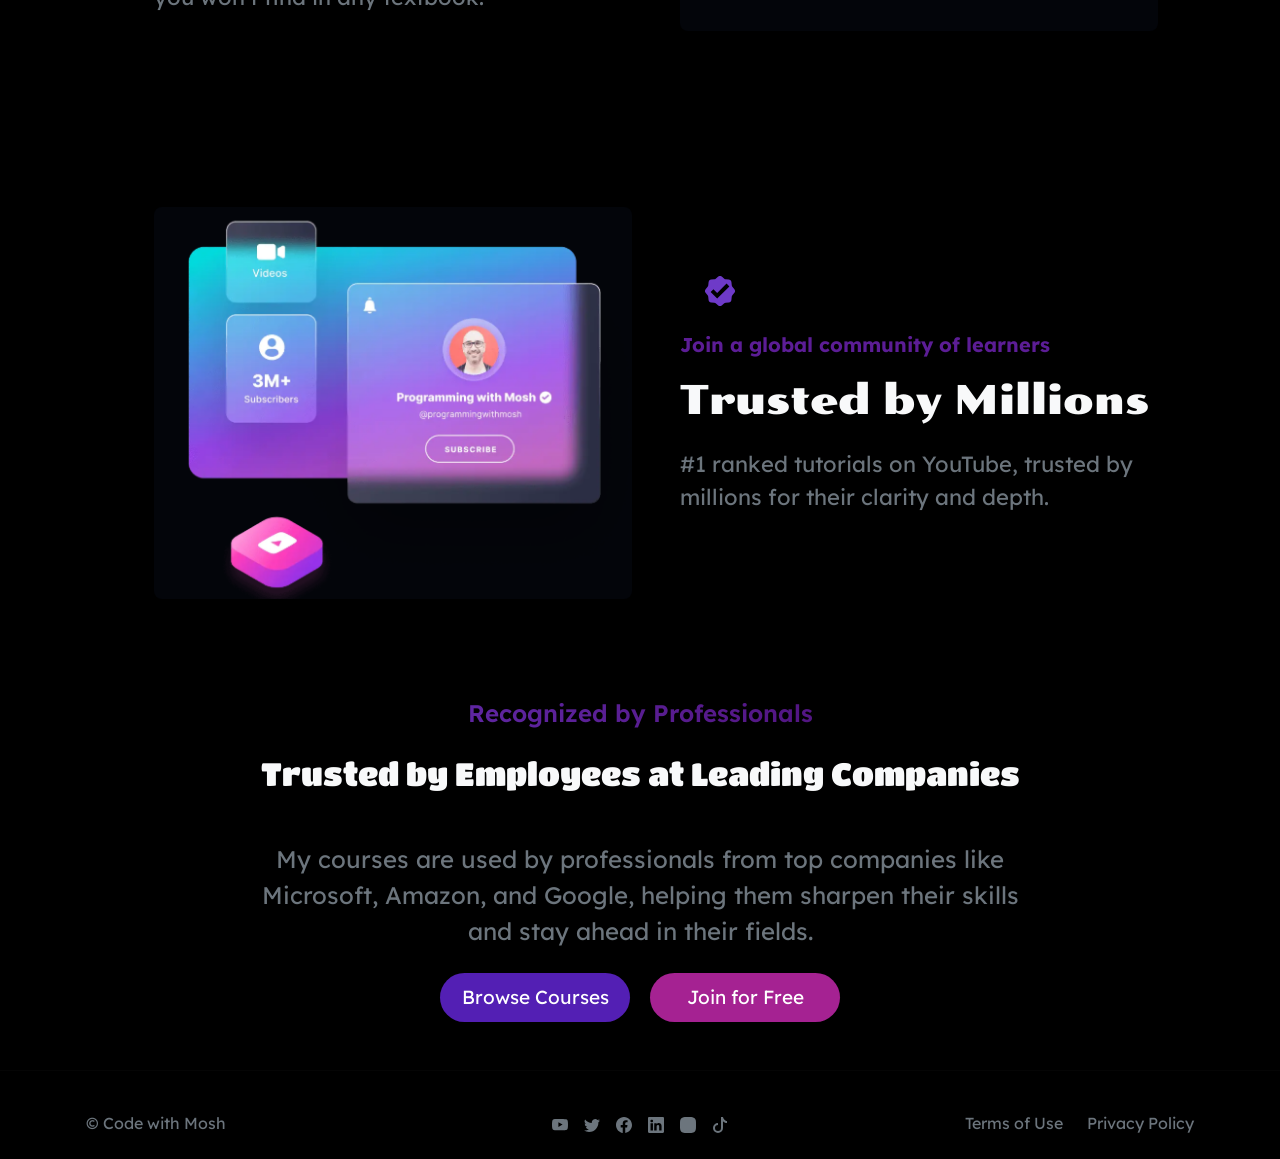
<file: code with mosh website.html>
<!DOCTYPE html>
<html lang="en">
<head>
    <meta charset="utf-8" />
    <meta name="viewport" content="width=device-width, initial-scale=1" />
    <title>Code with Mosh - Clone</title>

    <link href="https://cdn.jsdelivr.net/npm/bootstrap@5.3.3/dist/css/bootstrap.min.css" rel="stylesheet" />

    <link href="https://fonts.googleapis.com/css2?family=Titan+One&family=Oswald:wght@300;400;600;700&display=swap" rel="stylesheet">
    <link rel="preconnect" href="https://fonts.googleapis.com">
    <link rel="preconnect" href="https://fonts.gstatic.com" crossorigin>
    <link href="https://fonts.googleapis.com/css2?family=Lexend:wght@100..900&display=swap" rel="stylesheet">
    <link rel="preconnect" href="https://fonts.googleapis.com">
    <link rel="preconnect" href="https://fonts.gstatic.com" crossorigin>
    <link href="https://fonts.googleapis.com/css2?family=Poller+One&display=swap" rel="stylesheet">

    <link rel="stylesheet" href="https://cdnjs.cloudflare.com/ajax/libs/animate.css/4.1.1/animate.min.css"/>

    <link rel="stylesheet" href="style.css" />
</head>
<body>
    <div class="site-wrapper">

        <header class="container pt-3">
            <div class="d-flex justify-content-between align-items-center">
                <div id="logo_div">
                    <a href="#"><img src="img/mosh_logo.jpg" alt="Mosh logo" height="35"></a>
                </div>

                <div class="d-none d-lg-flex align-items-center">
                    <nav id="nav_box" aria-label="Main navigation">
                        <ul class="nav gap-3 mb-0">
                            <li class="nav-item"><a class="nav-link text-secondary" href="#">Courses</a></li>
                            <li class="nav-item"><a class="nav-link text-secondary" href="#">Learning Paths</a></li>
                            <li class="nav-item"><a class="nav-link text-secondary" href="#">Membership</a></li>
                            <li class="nav-item"><a class="nav-link text-secondary" href="#">Forum</a></li>
                            <li class="nav-item"><a class="nav-link text-secondary" href="#">Contact</a></li>
                        </ul>
                    </nav>

                    <div class="members-col">
                        <button type="button" class="btn members-btn rounded-pill">Members Area</button>
                    </div>
                </div>

                <button class="navbar-toggler d-lg-none" type="button" data-bs-toggle="offcanvas" data-bs-target="#offcanvasNavbar" aria-controls="offcanvasNavbar" aria-label="Toggle navigation">
                    <span class="navbar-toggler-icon"></span>
                </button>
            </div>
        </header>

        <div class="offcanvas offcanvas-start" tabindex="-1" id="offcanvasNavbar" aria-labelledby="offcanvasNavbarLabel">
            <div class="offcanvas-header">
                <h5 class="offcanvas-title text-light" id="offcanvasNavbarLabel">Navigation</h5>
                <button type="button" class="btn-close btn-close-white" data-bs-dismiss="offcanvas" aria-label="Close"></button>
            </div>
            <div class="offcanvas-body">
                <ul class="navbar-nav justify-content-end flex-grow-1 pe-3">
                    <li class="nav-item"><a class="nav-link" href="#">Courses</a></li>
                    <li class="nav-item"><a class="nav-link" href="#">Learning Paths</a></li>
                    <li class="nav-item"><a class="nav-link" href="#">Membership</a></li>
                    <li class="nav-item"><a class="nav-link" href="#">Forum</a></li>
                    <li class="nav-item"><a class="nav-link" href="#">Contact</a></li>
                    <li class="nav-item mt-3">
                        <button type="button" class="btn members-btn rounded-pill w-100">Members Area</button>
                    </li>
                </ul>
            </div>
        </div>
        <main>
            <section class="container mt-5 pt-4 hero-row">
                <div class="row align-items-center">
                    <div class="col-lg-6 mb-4 mb-lg-0">
                        <h2 class="sec1-text text-light animate__animated animate__fadeInLeft">Master Coading.<br>Build Real<br>Projexts. Get<br>Heired.</h2>
                        <p class="mt-4 para1 ">Structured, no-fluff courses that teach you the <br> skills you need to succeed in the real world.</p>

                        <div class="mt-4 d-flex gap-3">
                            <button type="button" id="btn_1" class="btn btn-primary rounded-pill btn-signup">Sign Up for Free
                                <svg xmlns="http://www.w3.org/2000/svg" width="16" height="16" fill="currentColor" class="bi bi-arrow-right" viewBox="0 0 16 16" aria-hidden="true">
                                    <path fill-rule="evenodd" d="M1 8a.5.5 0 0 1 .5-.5h11.793l-3.147-3.146a.5.5 0 0 1 .708-.708l4 4a.5.5 0 0 1 0 .708l-4 4a.5.5 0 0 1-.708-.708L13.293 8.5H1.5A.5.5 0 0 1 1 8"/>
                                </svg>
                            </button>
                        </div>
                    </div>

                    <div class="col-lg-6 text-center">
                        <img src="img/code_ss.png" class="screenshot img-fluid" alt="Code screenshot">
                    </div>
                </div>
            </section>

            <section class="container my-5">
                <div class="row">
                    <div class="col">
                        <h4 class="text-center mt-5 pt-5">Hello,</h4>
                        <h1 class="text-light text-center mt-4">I'm Mosh Hamedani.</h1>
                        <p class="text-secondary text-center fs-3 mt-4 para2">I've spent 20+ years in software engineering, and my goal isn't just to <br> teach you to code — it's to help you think like a professional software <br> engineer, master problem-solving, and build skills you'll use for life.</p>

                        <div class="row mt-5 pt-4">
                            <div class="col d-flex justify-content-center">
                                <video class="promo-video" controls poster="https://res.cloudinary.com/codewithmosh/image/upload/f_auto,q_auto/v1/promo-videos/mosh-intro-poster">
                                    <source src="https://cdn.codewithmosh.com/video/upload/v1735930863/promo-videos/mosh-intro.mp4" type="video/mp4">
                                    Your browser does not support the video tag.
                                </video>
                            </div>
                        </div>

                        <div class="row mt-5 pt-4 justify-content-center stats-row g-5">
                            <div class="col-6 col-sm-4 col-md-2 text-center">
                                <div class="glow-box mx-auto">
                                    <h2 class="fs-2 mt-4 text-info">10M+</h2>
                                    <p class="fs-5 mb-4 text-secondary fw-bold">Students taught</p>
                                </div>
                            </div>

                            <div class="col-6 col-sm-4 col-md-2 text-center">
                                <div class="glow-box mx-auto">
                                    <h2 class="fs-2 mt-4 text-success">4M</h2>
                                    <p class="fs-5 mb-4  text-secondary fw-bold">YouTube fans</p>
                                </div>
                            </div>

                            <div class="col-6 col-sm-4 col-md-2 text-center">
                                <div class="glow-box mx-auto">
                                    <h2 class="fs-2 mt-4 text-primary">20+</h2>
                                    <p class="fs-6 mb-4 text-secondary fw-bold">Year of experience</p>
                                </div>
                            </div>

                            <div class="col-6 col-sm-4 col-md-2 text-center">
                                <div class="glow-box mx-auto">
                                    <h2 class="fs-2 mt-4 text-warning">50</h2>
                                    <p class="fs-6 mb-4 text-secondary fw-bold">Coading courses</p>
                                </div>
                            </div>
                        </div>
                    </div>
                </div>
            </section>

            <hr>

            <section class="container ps-5">
                <div class="content row mt-5 justify-content-evenly">
                    <div class="col-12 text-center">
                        <p class="text-center mt-5 fs-4 para-card">Why You'll Love Learning Here</p>
                        <h2 class="text-center text-light mb-5 ">Quality, Structure, and Real Results</h2>
                    </div>

                    <div class="row mt-5 pt-5 align-items-center gx-5">
                        <div class="col-md-6">
                            <svg class="icon-lg" viewBox="0 0 16 16" xmlns="http://www.w3.org/2000/svg" aria-hidden="true">
                                <path
                                    d="M2.5 3.5a.5.5 0 0 1 0-1h11a.5.5 0 0 1 0 1h-11zm2-2a.5.5 0 0 1 0-1h7a.5.5 0 0 1 0 1h-7zM0 13a1.5 1.5 0 0 0 1.5 1.5h13A1.5 1.5 0 0 0 16 13V6a1.5 1.5 0 0 0-1.5-1.5h-13A1.5 1.5 0 0 0 0 6v7zm6.258-6.437a.5.5 0 0 1 .507.013l4 2.5a.5.5 0 0 1 0 .848l-4 2.5A.5.5 0 0 1 6 12V7a.5.5 0 0 1 .258-.437z" />
                            </svg>
                            <p class="mt-4 fs-5 para-card">A clear path to master coding</p>
                            <h5 class="text-light mt-3 fs-1">Perfectly Structured Courses</h5>
                            <p class="fs-4 mt-4 text-secondary">
                                No more jumping between random YouTube tutorials. Follow a clear, logical path designed to build your skills step-by-step.
                            </p>
                        </div>

                        <div class="col-md-6 text-center">
                            <img src="img/img_1.png" alt="structured courses" class="img-fluid feature-img">
                        </div>
                    </div>

                    <div class="row mt-5 pt-5 align-items-center gx-5">
                        <div class="col-md-6 text-center">
                            <img src="img/img_2.png" alt="bite-sized lessons" class="img-fluid feature-img">
                        </div>

                        <div class="col-md-6">
                            <svg class="icon-lg" viewBox="0 0 1024 1024" xmlns="http://www.w3.org/2000/svg" aria-hidden="true">
                                <path
                                    d="M512 64C264.6 64 64 264.6 64 512s200.6 448 448 448 448-200.6 448-448S759.4 64 512 64zm176.5 585.7l-28.6 39a7.99 7.99 0 0 1-11.2 1.7L483.3 569.8a7.92 7.92 0 0 1-3.3-6.5V288c0-4.4 3.6-8 8-8h48.1c4.4 0 8 3.6 8 8v247.5l142.6 103.1c3.6 2.5 4.4 7.5 1.8 11.1z" />
                            </svg>
                            <p class="mt-4 fs-5 para-card">Straightforward and to the point</p>
                            <h5 class="text-light mt-3 fs-1">Clear and Bite-Sized Lessons</h5>
                            <p class="fs-4 mt-4 text-secondary">
                                Each lesson is focused and fluff-free, so you can make real progress — even with a busy schedule.
                            </p>
                        </div>
                    </div>

                    <div class="row mt-5 pt-5 align-items-center gx-5">
                        <div class="col-md-6">
                            <svg class="icon-lg" viewBox="0 0 512 512" xmlns="http://www.w3.org/2000/svg" aria-hidden="true">
                                <path
                                    d="M507.73 109.1c-2.24-9.03-13.54-12.09-20.12-5.51l-74.36 74.36-67.88-11.31-11.31-67.88 74.36-74.36c6.62-6.62 3.43-17.9-5.66-20.16-47.38-11.74-99.55.91-136.58 37.93-39.64 39.64-50.55 97.1-34.05 147.2L18.74 402.76c-24.99 24.99-24.99 65.51 0 90.5 24.99 24.99 65.51 24.99 90.5 0l213.21-213.21c50.12 16.71 107.47 5.68 147.37-34.22 37.07-37.07 49.7-89.32 37.91-136.73zM64 472c-13.25 0-24-10.75-24-24 0-13.26 10.75-24 24-24s24 10.74 24 24c0 13.25-10.75 24-24 24z" />
                            </svg>
                            <p class="mt-4 fs-5 para-card">Deep understanding, not just shortcuts</p>
                            <h5 class="text-light mt-3 fs-1">More than Just Code</h5>
                            <p class="fs-4 mt-4 text-secondary">
                                I go beyond the "what" and show you the "why" and "how" behind every concept.
                            </p>
                        </div>

                        <div class="col-md-6 text-center">
                            <img src="img/img_3.png" alt="understanding" class="img-fluid feature-img">
                        </div>
                    </div>

                    <div class="row mt-5 pt-5 align-items-center gx-5">
                        <div class="col-md-6 text-center">
                            <img src="img/img_4.png" alt="hands-on projects" class="img-fluid feature-img">
                        </div>

                        <div class="col-md-6">
                            <svg stroke="currentColor" style="color:rgb(110, 58, 200); width:80px; height:30px;" fill="currentColor"
                                stroke-width="0" viewBox="0 0 16 16" xmlns="http://www.w3.org/2000/svg">
                                <path
                                    d="M0 8a8 8 0 1 1 16 0A8 8 0 0 1 0 8zm7.5-6.923c-.67.204-1.335.82-1.887 1.855A7.97 7.97 0 0 0 5.145 4H7.5V1.077zM4.09 4a9.267 9.267 0 0 1 .64-1.539 6.7 6.7 0 0 1 .597-.933A7.025 7.025 0 0 0 2.255 4H4.09zm-.582 3.5c.03-.877.138-1.718.312-2.5H1.674a6.958 6.958 0 0 0-.656 2.5h2.49zM4.847 5a12.5 12.5 0 0 0-.338 2.5H7.5V5H4.847zM8.5 5v2.5h2.99a12.495 12.495 0 0 0-.337-2.5H8.5z" />
                            </svg>
                            <p class="mt-5 fs-5 para-card">Get ready for real-world work</p>
                            <h5 class="text-light mt-3 fs-1">Hands-on Projects You'll Love</h5>
                            <p class="fs-4 mt-4 text-secondary">
                                We'll build real-world projects together, giving you the confidence to tackle real challenges on the job.
                            </p>
                        </div>
                    </div>

                    <div class="row mt-5 pt-5 align-items-center gx-5">
                        <div class="col-md-6">
                            <svg stroke="currentColor" style="color:rgb(110, 58, 200); width:80px; height:30px;" fill="currentColor"
                                stroke-width="0" viewBox="0 0 640 512" xmlns="http://www.w3.org/2000/svg">
                                <path
                                    d="M96 224c35.3 0 64-28.7 64-64s-28.7-64-64-64-64 28.7-64 64 28.7 64 64 64zm448 0c35.3 0 64-28.7 64-64s-28.7-64-64-64-64 28.7-64 64 28.7 64 64 64zM320 32c61.9 0 112 50.1 112 112s-50.1 112-112 112-112-50.1-112-112S258.1 32 320 32z" />
                            </svg>
                            <p class="mt-4 fs-5 para-card">Decades of coding, shared with you</p>
                            <h5 class="text-light mt-3 fs-1">Build on 20+ Years of Experience</h5>
                            <p class="fs-4 mt-4 text-secondary">
                                With over two decades in the industry, I've seen it all. I'll share insights and lessons that you won't find in any textbook.
                            </p>
                        </div>

                        <div class="col-md-6 text-center">
                            <img src="img/img_5.png" alt="experience" class="img-fluid feature-img">
                        </div>
                    </div>

                    <div class="row mt-5 pt-5 align-items-center gx-5">
                        <div class="col-md-6 text-center">
                            <img src="img/img_6.png" alt="trusted" class="img-fluid feature-img">
                        </div>

                        <div class="col-md-6">
                            <svg stroke="currentColor" fill="currentColor" style="color:rgb(110, 58, 200); width:80px; height:30px;"
                                stroke-width="0" viewBox="0 0 16 16" xmlns="http://www.w3.org/2000/svg">
                                <path fill-rule="evenodd"
                                    d="M15.67 7.066l-1.08-1.34a1.5 1.5 0 0 1-.309-.77l-.19-1.698a1.51 1.51 0 0 0-1.329-1.33l-1.699-.19c-.3-.03-.56-.159-.78-.329L8.945.33a1.504 1.504 0 0 0-1.878 0l-1.34 1.08a1.5 1.5 0 0 1-.77.31l-1.698.19c-.7.08-1.25.63-1.33 1.329l-.19 1.699c-.03.3-.159.56-.329.78L.33 7.055a1.504 1.504 0 0 0 0 1.878l1.08 1.34c.17.22.28.48.31.77l.19 1.698c.08.7.63 1.25 1.329 1.33l1.699.19c.3.03.56.159.78.329l1.339 1.08c.55.439 1.329.439 1.878 0l1.34-1.08c.22-.17.48-.28.77-.31l1.698-.19c.7-.08 1.25-.63 1.33-1.329l.19-1.699c.03-.3.159-.56.329-.78l1.08-1.339a1.504 1.504 0 0 0 0-1.878zM6.5 12.01L3 8.51l1.5-1.5 2 2 5-5L13 5.56l-6.5 6.45z" />
                            </svg>
                            <p class="mt-4 fs-5 para-card">Join a global community of learners</p>
                            <h5 class="text-light mt-3 fs-1">Trusted by Millions</h5>
                            <p class="fs-4 mt-4 text-secondary">
                                #1 ranked tutorials on YouTube, trusted by millions for their clarity and depth.
                            </p>
                        </div>
                    </div>
                </div>
            </section>

            

            <section class="container my-5">
                <div class="row">
                    <div class="col text-center">
                        <p class="text mt-5 fs-4 prof_text">Recognized by Professionals</p>
                        <h3 class="text-light mt-4 fs-2">Trusted by Employees at Leading Companies</h3>
                        <p class="fs-4 mt-5 text-secondary">My courses are used by professionals from top companies like <br> Microsoft, Amazon, and Google, helping them sharpen their skills <br> and stay ahead in their fields.</p>

                        <div class="mt-4">
                            <button type="button" class="btn btn-lg rounded-pill btn_2">Browse Courses</button>
                            <button type="button" class="btn btn-lg rounded-pill btn_3 ms-3">Join for Free</button>
                        </div>
                    </div>
                </div>
            </section>

            <hr class="mt-5">

            <footer class="container py-4">
                <div class="row align-items-center text-center text-md-start">
                    
                    <div class="col-md-4 mb-3 mb-md-0">
                        <a href="#" class="text-secondary text-decoration-none">&copy; Code with Mosh</a>
                    </div>

                    <div class="col-md-4 d-flex justify-content-center align-items-center gap-3 mb-3 mb-md-0">
                        <a href="#" aria-label="YouTube" class="text-secondary">
                            <svg xmlns="http://www.w3.org/2000/svg" width="16" height="16" fill="currentColor" class="bi bi-youtube" viewBox="0 0 16 16">
                                <path d="M8.051 1.999h.089c.822.003 4.987.033 6.11.335a2.01 2.01 0 0 1 1.415 1.42c.101.38.172.883.22 1.402l.01.104.022.26.008.104c.065.914.073 1.77.074 1.957v.075c-.001.194-.01 1.108-.082 2.06l-.008.105-.009.104c-.05.572-.124 1.14-.235 1.558a2.01 2.01 0 0 1-1.415 1.42c-1.16.312-5.569.334-6.18.335h-.142c-.309 0-1.587-.006-2.927-.052l-.17-.006-.087-.004-.171-.007-.171-.007c-1.11-.049-2.167-.128-2.654-.26a2.01 2.01 0 0 1-1.415-1.419c-.111-.417-.185-.986-.235-1.558L.09 9.82l-.008-.104A31 31 0 0 1 0 7.68v-.123c.002-.215.01-.958.064-1.778l.007-.103.003-.052.008-.104.022-.26.01-.104c.048-.519.119-1.023.22-1.402a2.01 2.01 0 0 1 1.415-1.42c.487-.13 1.544-.21 2.654-.26l.17-.007.172-.006.086-.003.171-.007A100 100 0 0 1 7.858 2zM6.4 5.209v4.818l4.157-2.408z"/>
                            </svg>
                        </a>

                        <a href="#" aria-label="Twitter" class="text-secondary">
                            <svg xmlns="http://www.w3.org/2000/svg" width="16" height="16" fill="currentColor" class="bi bi-twitter" viewBox="0 0 16 16">
                                <path d="M5.026 15c6.038 0 9.341-5.003 9.341-9.334q.002-.211-.006-.422A6.7 6.7 0 0 0 16 3.542a6.7 6.7 0 0 1-1.889.518 3.3 3.3 0 0 0 1.447-1.817 6.5 6.5 0 0 1-2.087.793A3.286 3.286 0 0 0 7.875 6.03a9.32 9.32 0 0 1-6.767-3.429 3.29 3.29 0 0 0 1.018 4.382A3.3 3.3 0 0 1 .64 6.575v.045a3.29 3.29 0 0 0 2.632 3.218 3.2 3.2 0 0 1-.865.115 3 3 0 0 1-.614-.057 3.28 3.28 0 0 0 3.067 2.277A6.6 6.6 0 0 1 .78 13.58a6 6 0 0 1-.78-.045A9.34 9.34 0 0 0 5.026 15"/>
                            </svg>
                        </a>

                        <a href="#" aria-label="Facebook" class="text-secondary">
                            <svg xmlns="http://www.w3.org/2000/svg" width="16" height="16" fill="currentColor" class="bi bi-facebook" viewBox="0 0 16 16">
                                <path d="M16 8.049c0-4.446-3.582-8.05-8-8.05C3.58 0-.002 3.603-.002 8.05c0 4.017 2.926 7.347 6.75 7.951v-5.625h-2.03V8.05H6.75V6.275c0-2.017 1.195-3.131 3.022-3.131.876 0 1.791.157 1.791.157v1.98h-1.009c-.993 0-1.303.621-1.303 1.258v1.51h2.218l-.354 2.326H9.25V16c3.824-.604 6.75-3.934 6.75-7.951"/>
                            </svg>
                        </a>

                        <a href="#" aria-label="LinkedIn" class="text-secondary">
                            <svg xmlns="http://www.w3.org/2000/svg" width="16" height="16" fill="currentColor" class="bi bi-linkedin" viewBox="0 0 16 16">
                                <path d="M0 1.146C0 .513.526 0 1.175 0h13.65C15.474 0 16 .513 16 1.146v13.708c0 .633-.526 1.146-1.175 1.146H1.175C.526 16 0 15.487 0 14.854zm4.943 12.248V6.169H2.542v7.225zm-1.2-8.212c.837 0 1.358-.554 1.358-1.248-.015-.709-.52-1.248-1.342-1.248S2.4 3.226 2.4 3.934c0 .694.521 1.248 1.327 1.248zm4.908 8.212V9.359c0-.216.016-.432.08-.586.173-.431.568-.878 1.232-.878.869 0 1.216.662 1.216 1.634v3.865h2.401V9.25c0-2.22-1.184-3.252-2.764-3.252-1.274 0-1.845.7-2.165 1.193v.025h-.016l.016-.025V6.169h-2.4c.03.678 0 7.225 0 7.225z"/>
                            </svg>
                        </a>

                        <a href="#" aria-label="Instagram" class="text-secondary">
                            <svg xmlns="http://www.w3.org/2000/svg" width="16" height="16" fill="currentColor" class="bi bi-instagram" viewBox="0 0 16 16">
                                <path d="M8 0C5.829 0 5.556.01 4.703.048 3.85.088 3.269.222 2.76.42a3.9 3.9 0 0 0-1.417.923A3.9 3.9 0 0 0 .42 2.76C.222 3.268.087 3.85.048 4.7.01 5.555 0 5.827 0 8.001c0 2.172.01 2.444.048 3.297.04.852.174 1.433.372 1.942.205.526.478.972.923 1.417.444.445.89.719 1.416.923.51.198 1.09.333 1.942.372C5.555 15.99 5.827 16 8 16s2.444-.01 3.298-.048c.851-.04 1.434-.174 1.943-.372a3.9 3.9 0 0 0 1.416-.923c.445-.445.718-.891.923-1.417.197-.509.332-1.09.372-1.942C15.99 10.445 16 10.173 16 8s-.01-2.445-.048-3.299c-.04-.851-.175-1.433-.372-1.941a3.9 3.9 0 0 0-.923-1.417A3.9 3.9 0 0 0 13.24.42c-.51-.198-1.092-.333-1.943-.372C10.443.01 10.172 0 7.998 0z"/>
                            </svg>
                        </a>

                        <a href="#" aria-label="TikTok" class="text-secondary">
                            <svg xmlns="http://www.w3.org/2000/svg" width="16" height="16" fill="currentColor" class="bi bi-tiktok" viewBox="0 0 16 16">
                                <path d="M9 0h1.98c.144.715.54 1.617 1.235 2.512C12.895 3.389 13.797 4 15 4v2c-1.753 0-3.07-.814-4-1.829V11a5 5 0 1 1-5-5v2a3 3 0 1 0 3 3z"/>
                            </svg>
                        </a>
                    </div>

                    <div class="col-md-4 d-flex justify-content-center justify-content-md-end gap-4 footer-links">
                        <a href="#" class="text-secondary text-decoration-none">Terms of Use</a>
                        <a href="#" class="text-secondary text-decoration-none">Privacy Policy</a>
                    </div>

                </div>
            </footer>


        </main>
    </div>

    <script src="https://cdn.jsdelivr.net/npm/bootstrap@5.3.3/dist/js/bootstrap.bundle.min.js"></script>
</body>
</html>
</file>
<file: style.css>
* {
  box-sizing: border-box;
  margin: 0;
  padding: 0;
}

:root {
  --bg: #000;
  --muted: #9a9a9a;
  --accent: #6e3ac8;
  --accent-2: #00ffff;
  --btn-1: blueviolet;
  --text: #ffffff;
}

body {
  background-color: var(--bg);
  color: var(--text);
  line-height: 1.5;
  -webkit-font-smoothing: antialiased;
  -moz-osx-font-smoothing: grayscale;
  overflow-x: hidden;
  animation: fadeIn 1s ease-in-out;
  font-family: "Lexend", sans-serif;
}

.container {
  padding-left: 1rem;
  padding-right: 1rem;
}

header.container {
  padding-top: 1.5rem !important;
}

#logo_div {
  height: 90px;
  display: flex;
  align-items: center;
  animation: slideDown 1s ease-in-out;
}

#nav_box .nav-link {
  color: #c9c0c0;
  text-decoration: none;
  font-weight: 700;
  font-size: 15px;
  white-space: nowrap;
  padding-left: 0;
  padding-right: 0;
  position: relative;
  transition: color 0.3s ease;
  animation: fadeIn 1.2s ease-in-out;
}

#nav_box .nav-link::after {
  content: "";
  position: absolute;
  left: 0;
  bottom: -4px;
  width: 0%;
  height: 2px;
  background-color: #00ffff;
  transition: width 0.3s ease;
  box-shadow: 0 0 8px #00ffff;
}

#nav_box .nav-link:hover {
  color: #e0f0f0;
  text-shadow: 0 0 8px #00ffff;
}

#nav_box .nav-link:hover::after {
  width: 100%;
}

.members-col {
  margin-left: 20px;
  display: flex;
  align-items: center;
  flex-shrink: 0;
}
#nav_box .nav {
  display: flex;
  align-items: center;
  justify-content: center;
  flex-wrap: nowrap;
  gap: 18px;
}

.members-btn {
  background: #fff;
  color: #1a1a1a;
  border: none;
  padding: 8px 18px;
  font-weight: 600;
  border-radius: 6px;
  transition: all 0.3s ease;
}

.members-btn:hover {
  background-color: var(--btn-1);
  color: #fff;
  transform: translateY(-3px);
  box-shadow: 0 6px 18px rgba(106, 58, 175, 0.4);
}

.navbar-toggler {
  border-color: rgba(255, 255, 255, 0.1);
}
.navbar-toggler-icon {
  background-image: url("data:image/svg+xml,%3csvg xmlns='http://www.w3.org/2000/svg' viewBox='0 0 30 30'%3e%3cpath stroke='rgba%28255, 255, 255, 0.5%29' stroke-linecap='round' stroke-miterlimit='10' stroke-width='2' d='M4 7h22M4 15h22M4 23h22'/%3e%3c/svg%3e");
}
.offcanvas {
  background-color: var(--bg);
  border-right: 1px solid rgba(255, 255, 255, 0.1);
}
.offcanvas-header {
  border-bottom: 1px solid rgba(255, 255, 255, 0.1);
}
.offcanvas-body .nav-link {
  font-size: 1.25rem;
  padding: 0.75rem 0;
  color: #c9c0c0;
}
.offcanvas-body .nav-link:hover {
  color: var(--accent-2);
}


.hero-row {
  padding-top: 2rem !important; 
}

.sec1-text {
  font-size: clamp(30px, 7vw, 55px);
  font-family: "Titan One", sans-serif;
  line-height: 1.1;
  letter-spacing: -0.5px;
  text-align: center;
}
@media (min-width: 992px) {
  .sec1-text {
    text-align: left;
  }
}

.para1 {
  color: rgb(233, 230, 230);
  font-size: clamp(18px, 2vw, 24px);
  animation: fadeInUp 1.4s ease-in-out;
  max-width: 700px;
  text-align: center;
  margin: 0.5rem auto 1rem auto;
}
@media (min-width: 992px) {
  .para1 {
    text-align: left;
    margin-left: 0;
    margin-right: 0;
  }
}

.hero-row .d-flex.gap-3 {
  justify-content: center;
}
@media (min-width: 992px) {
  .hero-row .d-flex.gap-3 {
    justify-content: flex-start;
  }
}


#btn_1,
.btn-signup {
  background-color: var(--btn-1);
  color: #fff;
  border: none;
  padding: 12px 20px;
  font-weight: 600;
  border-radius: 6px;
  box-shadow: 0 6px 18px rgba(106, 58, 175, 0.18);
  transition: transform 0.18s ease, box-shadow 0.18s ease;
  font-size: clamp(16px, 4vw, 20px); 
}

#btn_1:hover,
.btn-signup:hover {
  transform: translateY(-3px);
  box-shadow: 0 14px 30px rgba(106, 58, 175, 0.28);
}

.screenshot {
  max-width: 100%;
  height: auto;
  border-radius: 8px;
  box-shadow: 0 8px 30px rgba(0, 0, 0, 0.6);
  animation: floatImg 5s ease-in-out infinite;
  margin-top: 2rem; 
}
@media (min-width: 992px) {
    .screenshot {
        margin-top: 0;
    }
}

@keyframes floatImg {
  0%, 100% { transform: translateY(0px); }
  50% { transform: translateY(-10px); }
}

h4 {
  background: linear-gradient(to right, #6d38c4, #8416b6);
  -webkit-background-clip: text;
  -webkit-text-fill-color: transparent;
  font-family: "Titan One", sans-serif;
  font-size: clamp(20px, 4vw, 27px);
  animation: fadeIn 1.2s ease-in-out;
}

h1 {
  font-size: clamp(32px, 5vw, 44px);
  font-weight: 800;
  font-family: "Oswald", sans-serif;
  animation: fadeInUp 1s ease-in-out;
}

.para2 {
  font-size: clamp(18px, 2.5vw, 24px) !important;
  max-width: 900px;
  margin-left: auto;
  margin-right: auto;
  text-align: center;
}

.promo-video {
  width: 90%; 
  max-width: 900px;
  height: auto;
  border-radius: 8px;
  box-shadow: 0 12px 40px rgba(0, 0, 0, 0.6);
  animation: fadeInUp 1.2s ease-in-out;
}
@media (min-width: 992px) {
    .promo-video {
        width: 70%;
    }
}


.stats-row {
  --bs-gutter-x: 1.5rem; 
  --bs-gutter-y: 2rem;
}
@media (min-width: 768px) {
    .stats-row {
        --bs-gutter-x: 3rem;
        --bs-gutter-y: 3rem;
    }
}
@media (min-width: 992px) {
    .stats-row {
        --bs-gutter-x: 3rem; 
        --bs-gutter-y: 3rem;
    }
}


.glow-box {
  width: 100%; 
  max-width: 240px;
  height: 130px;
  border-radius: 18px;
  border: 4px solid rgba(33, 162, 89, 0.2);
  box-shadow: 0 0 10px rgba(0, 255, 38, 0.06), 0 6px 20px rgba(0, 0, 0, 0.6);
  display: flex;
  flex-direction: column;
  justify-content: center;
  align-items: center;
  text-align: center;
  padding-left: 1rem; 
  transition: all 0.4s ease;
}
@media (min-width: 768px) {
    .glow-box {
        width: 100%;
        max-width: 220px;
        min-height: 140px;
        border-radius: 20px;
        border-width: 5px;
        padding: 1rem 0.75rem;
    }
}


.glow-box h2 {
    font-size: clamp(24px, 4vw, 32px) !important;
    margin-top: 0.5rem !important;
}

.glow-box p {
    font-size: clamp(14px, 2.5vw, 20px) !important;
    margin-bottom: 0.5rem !important;
}

.glow-box:hover {
  animation: glowPulse 0.8s ease-in-out forwards;
}

@keyframes glowPulse {
  0% {
    box-shadow: 0 0 8px rgba(0, 255, 255, 0.08), 0 6px 18px rgba(0, 0, 0, 0.5);
    transform: translateY(0);
  }
  100% {
    box-shadow: 0 0 28px rgba(0, 255, 255, 0.22), 0 12px 40px rgba(0, 0, 0, 0.55);
    transform: translateY(-6px);
  }
}

.btn_2, .btn_3 {
  font-size: clamp(16px, 3.5vw, 19px);
  width: clamp(140px, 40%, 190px); 
  color: #fff;
  border: none;
  padding: 10px 18px;
  border-radius: 6px;
  transition: transform .18s ease, box-shadow .18s ease;
}

.btn_2 {
  background-color: rgb(83, 31, 180);
}
.btn_3 {
  background-color: rgb(165, 34, 146);
}

.btn_2:hover {
  transform: translateY(-3px);
  background-color: #6d38c4;
  box-shadow: 0 6px 18px rgba(106, 58, 175, 0.4);
}
.btn_3:hover {
  transform: translateY(-3px);
  background-color: rgb(197, 34, 172);
  box-shadow: 0 6px 18px rgba(197, 34, 172, 0.4);
}
@media (max-width: 576px) {
    .btn_2, .btn_3 {
        width: 100%;
    }
    .btn_3 {
        margin-left: 0 !important;
        margin-top: 10px; 
    }
    .my-5 .col .mt-4 {
        display: flex;
        flex-direction: column;
        align-items: center;
    }
}


.content {
    row-gap: 5rem;
}

.ps-5 {
    padding-left: 1rem !important; 
}
@media (min-width: 768px) {
    .ps-5 {
        padding-left: 3rem !important;
    }
}

.para-card {
  color: rgb(92, 29, 150);
  animation: fadeInUp 1.4s ease-in-out;
  font-weight: 700;
  font-size: clamp(16px, 2vw, 20px) !important;
}

h2 {
  font-family: "Lexend", sans-serif;
  font-weight: 900;
}
h5 {
  font-family: "Poller One", sans-serif;
  font-size: clamp(28px, 4vw, 40px) !important;
}
.prof_text {
  background: linear-gradient(to right, #6d38c4, #440360);
  -webkit-background-clip: text;
  -webkit-text-fill-color: transparent;
  font-weight: 600;
}
h3 {
  font-weight: 400;
  font-family: "Titan One", sans-serif;
  font-size: clamp(24px, 4vw, 32px);
}
.row .col-md-6 p.fs-4 {
    font-size: clamp(16px, 2.5vw, 22px) !important;
}

.feature-img {
  max-width: 100%;
  border-radius: 8px;
  box-shadow: 0 10px 30px rgba(0, 0, 0, 0.6);
  animation: floatImg 6s ease-in-out infinite;
  margin-top: 2rem; 
}

@media (max-width: 767.98px) {
    .content > .row:nth-child(even) .col-md-6:first-child {
        order: 2;
    }
    .content > .row:nth-child(even) .col-md-6:last-child {
        order: 1;
    }
    .feature-img {
        margin-top: 0; 
        margin-bottom: 2rem;
    }
}
@media (min-width: 768px) {
    .feature-img {
        margin-top: 0;
    }
}

.icon-lg {
  color: rgb(110, 58, 200);
  width: clamp(40px, 8vw, 60px);
  height: clamp(40px, 8vw, 60px);
  transition: transform 0.5s ease, filter 0.5s ease;
  animation: fadeIn 1.4s ease-in-out;
}

.icon-lg:hover {
  transform: scale(1.1) rotate(10deg);
  filter: drop-shadow(0 0 10px rgba(110, 58, 200, 0.7));
}

hr {
  opacity: 0.5;
  color: darkgray;
  width: 100%;
  margin-top: 40px;
  border: none;
  height: 1px;
  background: rgba(255,255,255,0.04);
}

.footer-links {
    flex-direction: column;
    align-items: center;
    gap: 0.5rem !important;
}
@media (min-width: 768px) {
    .footer-links {
        flex-direction: row;
        align-items: center;
        gap: 1.5rem !important;
    }
}

.company-para {
  max-width: 850px;
  margin-left: auto;
  margin-right: auto;
  text-align: center;
}
footer a {
  color: var(--muted);
  text-decoration: none;
  transition: color 0.3s ease;
}

footer a:hover {
  color: #fff;
}

@keyframes fadeIn {
  0% { opacity: 0; transform: translateY(10px); }
  100% { opacity: 1; transform: translateY(0); }
}
@keyframes fadeInUp {
  0% { opacity: 0; transform: translateY(40px); }
  100% { opacity: 1; transform: translateY(0); }
}
@keyframes slideDown {
  0% { transform: translateY(-30px); opacity: 0; }
  100% { transform: translateY(0); opacity: 1; }
}


@media (max-width: 991.98px) {
    #nav_box {
        display: none !important;
    }
    header .d-flex {
        justify-content: space-between;
    }
    .members-col {
        margin-left: 0;
        display: none !important; 
    }
}

@media (max-width: 575.98px) {
    .footer-links {
        justify-content: center !important;
    }
    #logo_div {
        justify-content: center;
    }
    .hero-row .d-flex.gap-3 {
        flex-direction: column;
        gap: 10px !important;
    }
}

@media (min-width: 992px) {

  header > .d-flex {
    position: relative;
    justify-content: center !important;
  }

  #logo_div {
    position: absolute;
    left: 0;
  }

  header .d-none.d-lg-flex {
    margin-left: 0 !important;
  }

  #nav_box .nav {
    justify-content: center;
  }

  .members-col {
    position: absolute;
    right: 0;
  }

}
</file>
